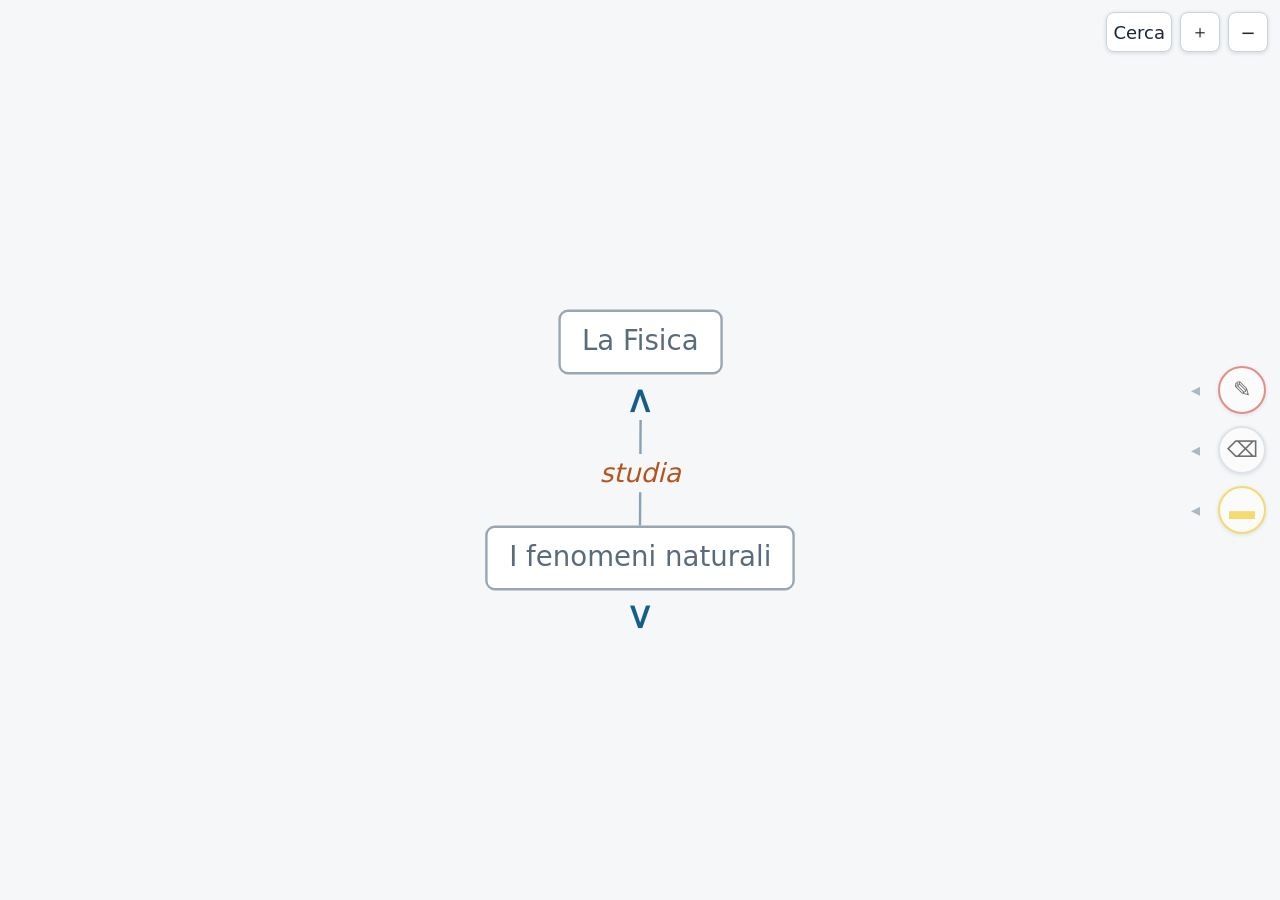
<file: index.html>
<!DOCTYPE html>
<html lang="it">
<head>
<meta charset="utf-8">
<meta name="viewport" content="width=device-width, initial-scale=1">
<title>Mappa concettuale di Fisica — biennio</title>
<link rel="stylesheet" href="stile.css">
<link rel="stylesheet" href="script/katex/katex.min.css">
<script defer src="script/katex/katex.min.js"></script>
<script defer src="script/katex/contrib/auto-render.min.js"></script>
<script defer src="script/struttura.js"></script>
<script defer src="script/mappa.js"></script>
<script defer src="script/annotazioni.js"></script>
</head>
<body class="pagina-mappa">

<div id="vista">
  <div id="mondo">
    <svg id="linee" xmlns="http://www.w3.org/2000/svg" aria-hidden="true"></svg>
    <div id="legami" aria-hidden="true"></div>

    <main id="albero">
      <details class="nodo" id="n-1" data-numero="1">
        <summary>
          <span class="nodo-scatola"><span class="nodo-etichetta">La Fisica</span></span>
          <span class="nodo-toggle" role="button" aria-label="Mostra o nascondi i sotto-argomenti"></span>
        </summary>
        <div class="figli">

          <details class="nodo" id="n-1-1" data-numero="1.1" data-legame="studia">
            <summary>
              <span class="nodo-scatola"><span class="nodo-etichetta">I fenomeni naturali</span></span>
              <span class="nodo-toggle" role="button" aria-label="Mostra o nascondi i sotto-argomenti"></span>
            </summary>
            <div class="figli">

              <div class="nodo-foglia" id="n-1-1-1" data-numero="1.1.1" data-legame="usando">
                <span class="nodo-scatola"><span class="nodo-etichetta">Il metodo sperimentale</span></span>
              </div>

              <details class="nodo" id="n-1-1-2" data-numero="1.1.2" data-legame="facendo">
                <summary>
                  <span class="nodo-scatola" data-pronto><span class="nodo-etichetta">Misure</span></span>
                  <span class="nodo-toggle" role="button" aria-label="Mostra o nascondi i sotto-argomenti"></span>
                </summary>
                <div class="figli">

                  <details class="nodo" id="n-1-1-2-1" data-numero="1.1.2.1" data-legame="per renderla facilmente leggibile">
                    <summary>
                      <span class="nodo-scatola"><span class="nodo-etichetta">Notazione e rappresentazione</span></span>
                      <span class="nodo-toggle" role="button" aria-label="Mostra o nascondi i sotto-argomenti"></span>
                    </summary>
                    <div class="figli">

                      <details class="nodo" id="n-1-1-2-1-1" data-numero="1.1.2.1.1">
                        <summary>
                          <span class="nodo-scatola" data-pronto><span class="nodo-etichetta">Multipli e sottomultipli</span></span>
                          <span class="nodo-toggle" role="button" aria-label="Mostra o nascondi i sotto-argomenti"></span>
                        </summary>
                        <div class="figli">
                          <div class="nodo-foglia" id="n-1-1-2-1-1-1" data-numero="1.1.2.1.1.1">
                            <span class="nodo-scatola"><span class="nodo-etichetta">Equivalenze</span></span>
                          </div>
                        </div>
                      </details>

                      <div class="nodo-foglia" id="n-1-1-2-1-2" data-numero="1.1.2.1.2">
                        <span class="nodo-scatola"><span class="nodo-etichetta">Notazione scientifica</span></span>
                      </div>

                      <div class="nodo-foglia" id="n-1-1-2-1-3" data-numero="1.1.2.1.3">
                        <span class="nodo-scatola"><span class="nodo-etichetta">Ordine di grandezza</span></span>
                      </div>

                    </div>
                  </details>

                  <div class="nodo-foglia" id="n-1-1-2-2" data-numero="1.1.2.2" data-legame="i numeri che le compongono">
                    <span class="nodo-scatola"><span class="nodo-etichetta">Cifre significative</span></span>
                  </div>

                  <details class="nodo" id="n-1-1-2-3" data-numero="1.1.2.3" data-legame="possono essere">
                    <summary>
                      <span class="nodo-scatola"><span class="nodo-etichetta">Tipologia</span></span>
                      <span class="nodo-toggle" role="button" aria-label="Mostra o nascondi i sotto-argomenti"></span>
                    </summary>
                    <div class="figli">

                      <details class="nodo" id="n-1-1-2-3-1" data-numero="1.1.2.3.1">
                        <summary>
                          <span class="nodo-scatola"><span class="nodo-etichetta">Dirette</span></span>
                          <span class="nodo-toggle" role="button" aria-label="Mostra o nascondi i sotto-argomenti"></span>
                        </summary>
                        <div class="figli">

                          <details class="nodo" id="n-1-1-2-3-1-1" data-numero="1.1.2.3.1.1" data-legame="tramite">
                            <summary>
                              <span class="nodo-scatola"><span class="nodo-etichetta">Strumenti di misura</span></span>
                              <span class="nodo-toggle" role="button" aria-label="Mostra o nascondi i sotto-argomenti"></span>
                            </summary>
                            <div class="figli">
                              <div class="nodo-foglia" id="n-1-1-2-3-1-1-1" data-numero="1.1.2.3.1.1.1" data-legame="come li scelgo">
                                <span class="nodo-scatola"><span class="nodo-etichetta">Caratteristiche fondamentali</span></span>
                              </div>
                            </div>
                          </details>

                          <details class="nodo" id="n-1-1-2-3-1-2" data-numero="1.1.2.3.1.2" data-legame="si commettono">
                            <summary>
                              <span class="nodo-scatola"><span class="nodo-etichetta">Errori e incertezze</span></span>
                              <span class="nodo-toggle" role="button" aria-label="Mostra o nascondi i sotto-argomenti"></span>
                            </summary>
                            <div class="figli">
                              <div class="nodo-foglia" id="n-1-1-2-3-1-2-1" data-numero="1.1.2.3.1.2.1">
                                <span class="nodo-scatola"><span class="nodo-etichetta">Tipi di errore</span></span>
                              </div>
                              <div class="nodo-foglia" id="n-1-1-2-3-1-2-2" data-numero="1.1.2.3.1.2.2">
                                <span class="nodo-scatola" data-pronto><span class="nodo-etichetta">Come si determinano</span></span>
                              </div>
                            </div>
                          </details>

                        </div>
                      </details>

                      <details class="nodo" id="n-1-1-2-3-2" data-numero="1.1.2.3.2">
                        <summary>
                          <span class="nodo-scatola"><span class="nodo-etichetta">Indirette</span></span>
                          <span class="nodo-toggle" role="button" aria-label="Mostra o nascondi i sotto-argomenti"></span>
                        </summary>
                        <div class="figli">
                          <div class="nodo-foglia" id="n-1-1-2-3-2-1" data-numero="1.1.2.3.2.1">
                            <span class="nodo-scatola" data-pronto><span class="nodo-etichetta">Come si propagano le incertezze</span></span>
                          </div>
                        </div>
                      </details>

                    </div>
                  </details>

                  <details class="nodo" id="n-1-1-2-4" data-numero="1.1.2.4" data-legame="possono evidenziare">
                    <summary>
                      <span class="nodo-scatola"><span class="nodo-etichetta">Relazioni di proporzionalità</span></span>
                      <span class="nodo-toggle" role="button" aria-label="Mostra o nascondi i sotto-argomenti"></span>
                    </summary>
                    <div class="figli">
                      <div class="nodo-foglia" id="n-1-1-2-4-1" data-numero="1.1.2.4.1">
                        <span class="nodo-scatola" data-pronto><span class="nodo-etichetta">Diretta</span></span>
                      </div>
                      <div class="nodo-foglia" id="n-1-1-2-4-2" data-numero="1.1.2.4.2">
                        <span class="nodo-scatola"><span class="nodo-etichetta">Inversa</span></span>
                      </div>
                      <div class="nodo-foglia" id="n-1-1-2-4-3" data-numero="1.1.2.4.3">
                        <span class="nodo-scatola"><span class="nodo-etichetta">Quadratica diretta</span></span>
                      </div>
                    </div>
                  </details>

                  <details class="nodo" id="n-1-1-2-5" data-numero="1.1.2.5" data-legame="di">
                    <summary>
                      <span class="nodo-scatola"><span class="nodo-etichetta">Grandezze fisiche</span></span>
                      <span class="nodo-toggle" role="button" aria-label="Mostra o nascondi i sotto-argomenti"></span>
                    </summary>
                    <div class="figli">

                      <details class="nodo" id="n-1-1-2-5-1" data-numero="1.1.2.5.1">
                        <summary>
                          <span class="nodo-scatola"><span class="nodo-etichetta">Origine/definizione</span></span>
                          <span class="nodo-toggle" role="button" aria-label="Mostra o nascondi i sotto-argomenti"></span>
                        </summary>
                        <div class="figli">
                          <div class="nodo-foglia" id="n-1-1-2-5-1-1" data-numero="1.1.2.5.1.1">
                            <span class="nodo-scatola"><span class="nodo-etichetta">Fondamentali</span></span>
                          </div>
                          <div class="nodo-foglia" id="n-1-1-2-5-1-2" data-numero="1.1.2.5.1.2">
                            <span class="nodo-scatola"><span class="nodo-etichetta">Derivate</span></span>
                          </div>
                        </div>
                      </details>

                      <details class="nodo" id="n-1-1-2-5-2" data-numero="1.1.2.5.2">
                        <summary>
                          <span class="nodo-scatola"><span class="nodo-etichetta">Natura matematica</span></span>
                          <span class="nodo-toggle" role="button" aria-label="Mostra o nascondi i sotto-argomenti"></span>
                        </summary>
                        <div class="figli">

                          <div class="nodo-foglia" id="n-1-1-2-5-2-1" data-numero="1.1.2.5.2.1">
                            <span class="nodo-scatola"><span class="nodo-etichetta">Scalari</span></span>
                          </div>

                          <details class="nodo" id="n-1-1-2-5-2-2" data-numero="1.1.2.5.2.2">
                            <summary>
                              <span class="nodo-scatola"><span class="nodo-etichetta">Vettoriali</span></span>
                              <span class="nodo-toggle" role="button" aria-label="Mostra o nascondi i sotto-argomenti"></span>
                            </summary>
                            <div class="figli">

                              <div class="nodo-foglia" id="n-1-1-2-5-2-2-1" data-numero="1.1.2.5.2.2.1">
                                <span class="nodo-scatola"><span class="nodo-etichetta">Definizione</span></span>
                              </div>

                              <details class="nodo" id="n-1-1-2-5-2-2-2" data-numero="1.1.2.5.2.2.2">
                                <summary>
                                  <span class="nodo-scatola"><span class="nodo-etichetta">Operazioni</span></span>
                                  <span class="nodo-toggle" role="button" aria-label="Mostra o nascondi i sotto-argomenti"></span>
                                </summary>
                                <div class="figli">

                                  <details class="nodo" id="n-1-1-2-5-2-2-2-1" data-numero="1.1.2.5.2.2.2.1">
                                    <summary>
                                      <span class="nodo-scatola"><span class="nodo-etichetta">Somma</span></span>
                                      <span class="nodo-toggle" role="button" aria-label="Mostra o nascondi i sotto-argomenti"></span>
                                    </summary>
                                    <div class="figli">

                                      <div class="nodo-foglia" id="n-1-1-2-5-2-2-2-1-1" data-numero="1.1.2.5.2.2.2.1.1">
                                        <span class="nodo-scatola"><span class="nodo-etichetta">Matematicamente</span></span>
                                      </div>

                                      <details class="nodo" id="n-1-1-2-5-2-2-2-1-2" data-numero="1.1.2.5.2.2.2.1.2">
                                        <summary>
                                          <span class="nodo-scatola"><span class="nodo-etichetta">Graficamente</span></span>
                                          <span class="nodo-toggle" role="button" aria-label="Mostra o nascondi i sotto-argomenti"></span>
                                        </summary>
                                        <div class="figli">
                                          <div class="nodo-foglia" id="n-1-1-2-5-2-2-2-1-2-1" data-numero="1.1.2.5.2.2.2.1.2.1">
                                            <span class="nodo-scatola"><span class="nodo-etichetta">Metodo punta-coda</span></span>
                                          </div>
                                          <div class="nodo-foglia" id="n-1-1-2-5-2-2-2-1-2-2" data-numero="1.1.2.5.2.2.2.1.2.2">
                                            <span class="nodo-scatola" data-pronto><span class="nodo-etichetta">Metodo del parallelogramma</span></span>
                                          </div>
                                        </div>
                                      </details>

                                    </div>
                                  </details>

                                  <details class="nodo" id="n-1-1-2-5-2-2-2-2" data-numero="1.1.2.5.2.2.2.2">
                                    <summary>
                                      <span class="nodo-scatola"><span class="nodo-etichetta">Moltiplicazione</span></span>
                                      <span class="nodo-toggle" role="button" aria-label="Mostra o nascondi i sotto-argomenti"></span>
                                    </summary>
                                    <div class="figli">
                                      <div class="nodo-foglia" id="n-1-1-2-5-2-2-2-2-1" data-numero="1.1.2.5.2.2.2.2.1">
                                        <span class="nodo-scatola"><span class="nodo-etichetta">Per uno scalare</span></span>
                                      </div>
                                      <div class="nodo-foglia" id="n-1-1-2-5-2-2-2-2-2" data-numero="1.1.2.5.2.2.2.2.2">
                                        <span class="nodo-scatola"><span class="nodo-etichetta">Prodotto scalare</span></span>
                                      </div>
                                      <div class="nodo-foglia" id="n-1-1-2-5-2-2-2-2-3" data-numero="1.1.2.5.2.2.2.2.3">
                                        <span class="nodo-scatola"><span class="nodo-etichetta">Prodotto vettoriale</span></span>
                                      </div>
                                    </div>
                                  </details>

                                </div>
                              </details>

                              <details class="nodo" id="n-1-1-2-5-2-2-3" data-numero="1.1.2.5.2.2.3" data-legame="esempio">
                                <summary>
                                  <span class="nodo-scatola"><span class="nodo-etichetta">Le forze</span></span>
                                  <span class="nodo-toggle" role="button" aria-label="Mostra o nascondi i sotto-argomenti"></span>
                                </summary>
                                <div class="figli">
                                  <div class="nodo-foglia" id="n-1-1-2-5-2-2-3-1" data-numero="1.1.2.5.2.2.3.1">
                                    <span class="nodo-scatola"><span class="nodo-etichetta">Peso</span></span>
                                  </div>
                                  <div class="nodo-foglia" id="n-1-1-2-5-2-2-3-2" data-numero="1.1.2.5.2.2.3.2">
                                    <span class="nodo-scatola"><span class="nodo-etichetta">Elastica</span></span>
                                  </div>
                                  <div class="nodo-foglia" id="n-1-1-2-5-2-2-3-3" data-numero="1.1.2.5.2.2.3.3">
                                    <span class="nodo-scatola"><span class="nodo-etichetta">Attrito</span></span>
                                  </div>
                                </div>
                              </details>

                            </div>
                          </details>

                        </div>
                      </details>

                      <details class="nodo" id="n-1-1-2-5-3" data-numero="1.1.2.5.3">
                        <summary>
                          <span class="nodo-scatola"><span class="nodo-etichetta">Confrontabilità</span></span>
                          <span class="nodo-toggle" role="button" aria-label="Mostra o nascondi i sotto-argomenti"></span>
                        </summary>
                        <div class="figli">
                          <div class="nodo-foglia" id="n-1-1-2-5-3-1" data-numero="1.1.2.5.3.1">
                            <span class="nodo-scatola"><span class="nodo-etichetta">Omogenee</span></span>
                          </div>
                          <div class="nodo-foglia" id="n-1-1-2-5-3-2" data-numero="1.1.2.5.3.2">
                            <span class="nodo-scatola"><span class="nodo-etichetta">Non omogenee</span></span>
                          </div>
                        </div>
                      </details>

                    </div>
                  </details>

                </div>
              </details>

            </div>
          </details>

        </div>
      </details>
    </main>
  </div>
</div>

<nav id="comandi" aria-label="Comandi della mappa">
  <button id="btn-ricerca" type="button" aria-label="Apri la ricerca">Cerca</button>
  <button id="btn-zoom-piu" type="button" aria-label="Ingrandisci">＋</button>
  <button id="btn-zoom-meno" type="button" aria-label="Rimpicciolisci">−</button>
</nav>

<div id="ricerca" hidden>
  <div id="ricerca-barra">
    <input id="ricerca-campo" type="text" autocomplete="off"
           placeholder="Cerca un nodo…" aria-label="Testo da cercare">
    <span id="ricerca-contatore"></span>
    <button id="ricerca-chiudi" type="button" aria-label="Chiudi la ricerca">✕</button>
  </div>
</div>

<div id="avviso" hidden></div>

</body>
</html>
</file>
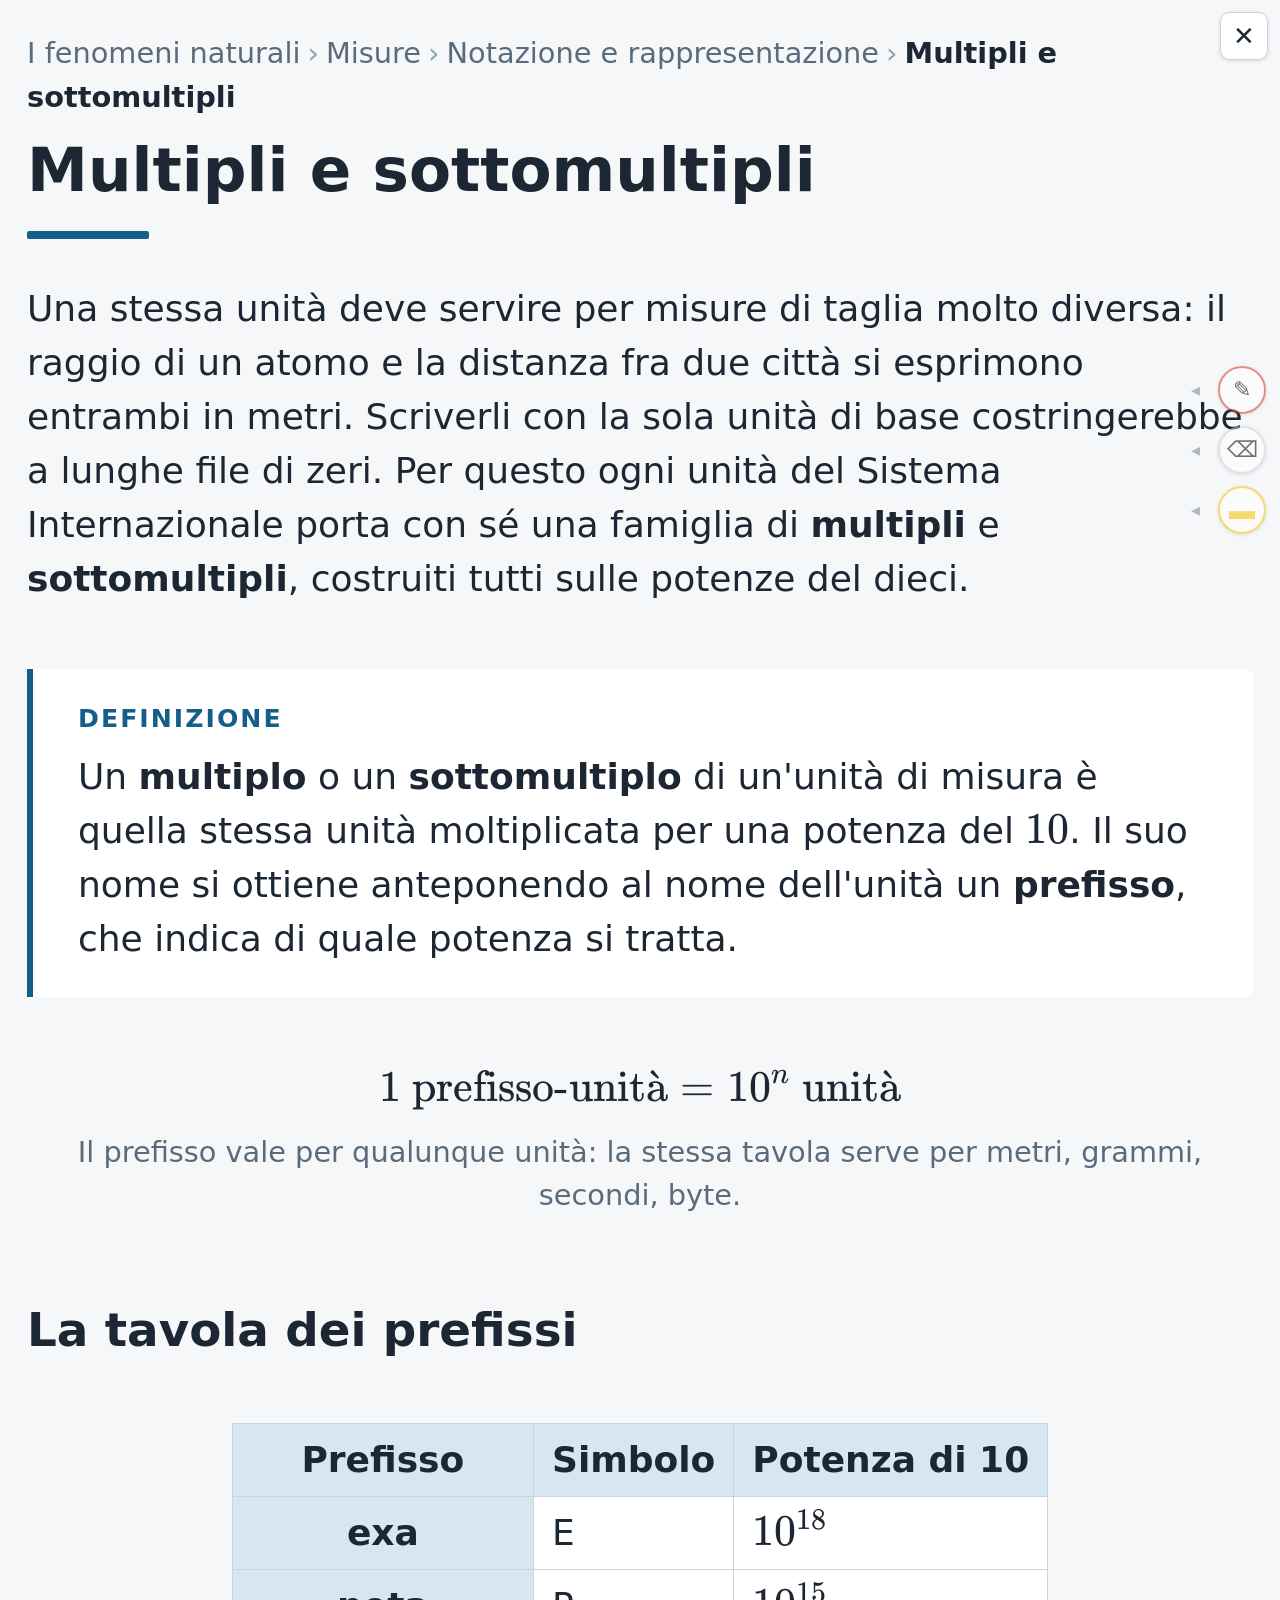
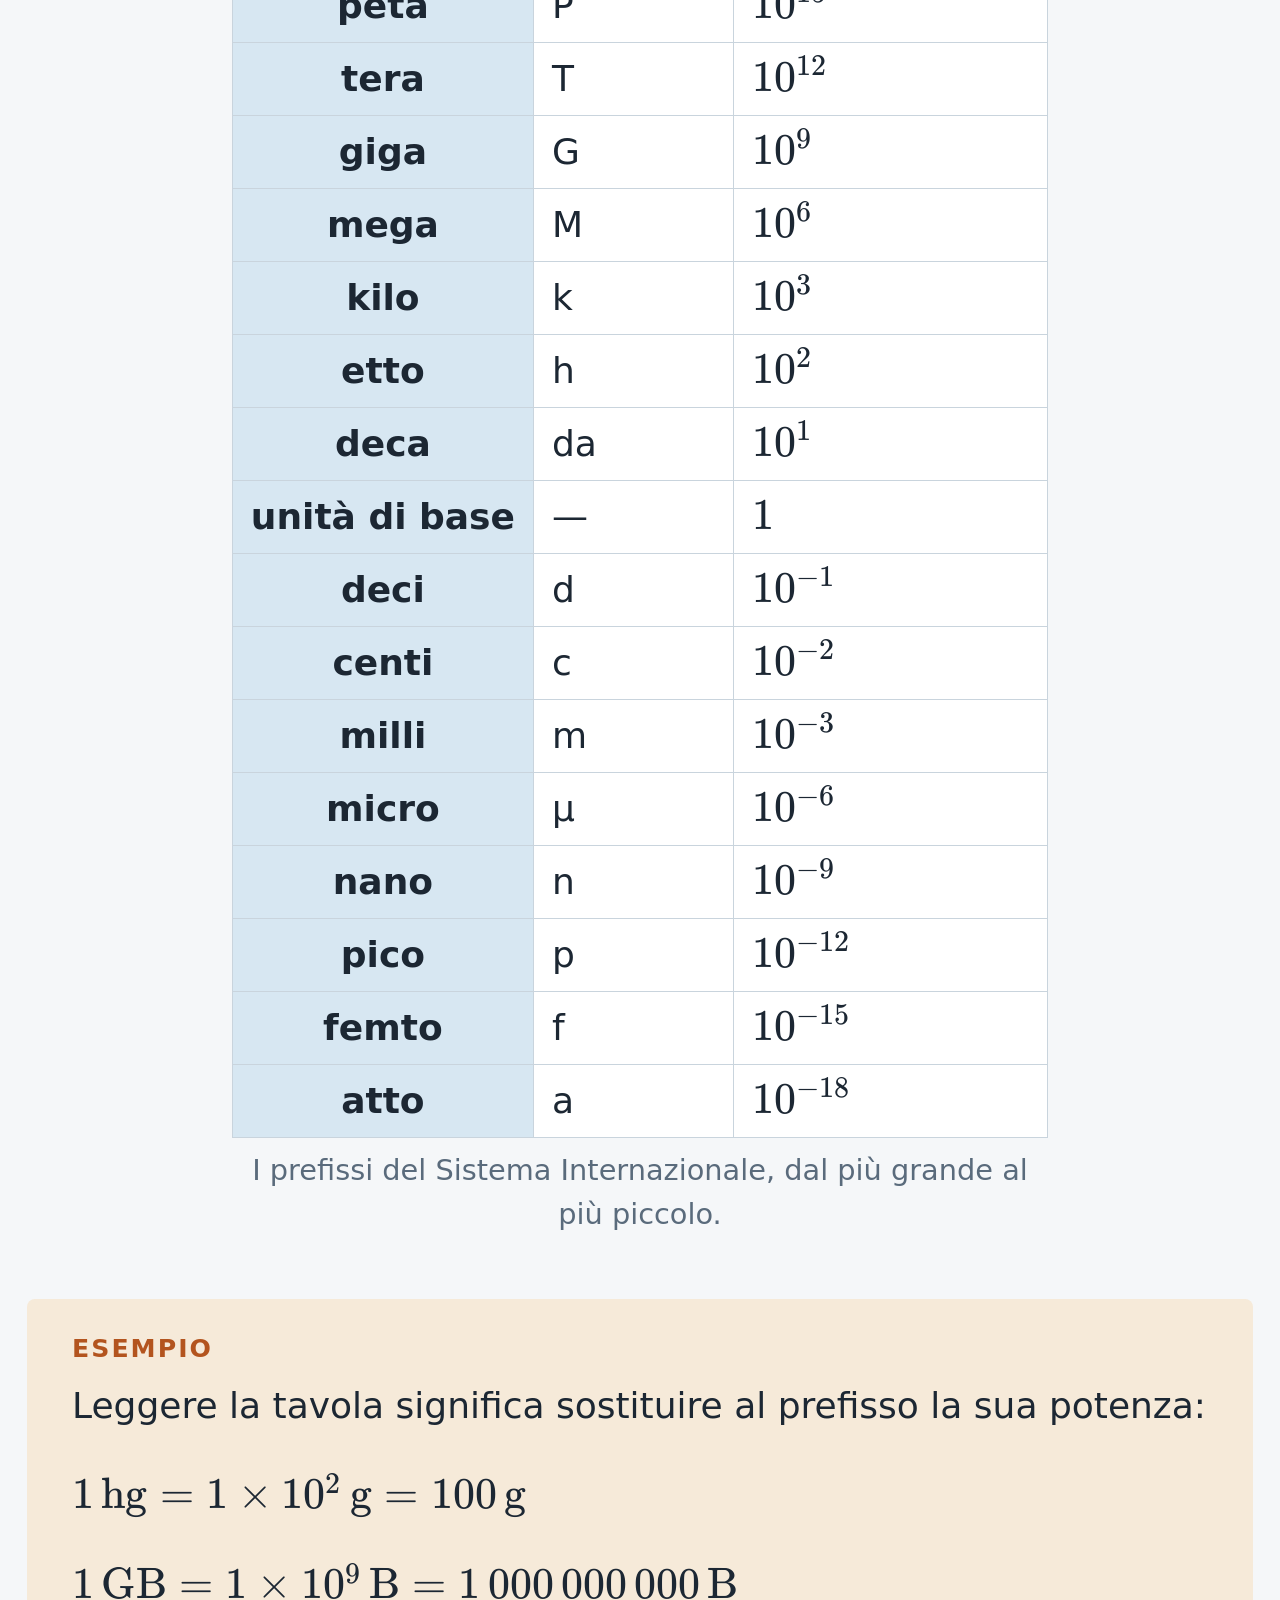
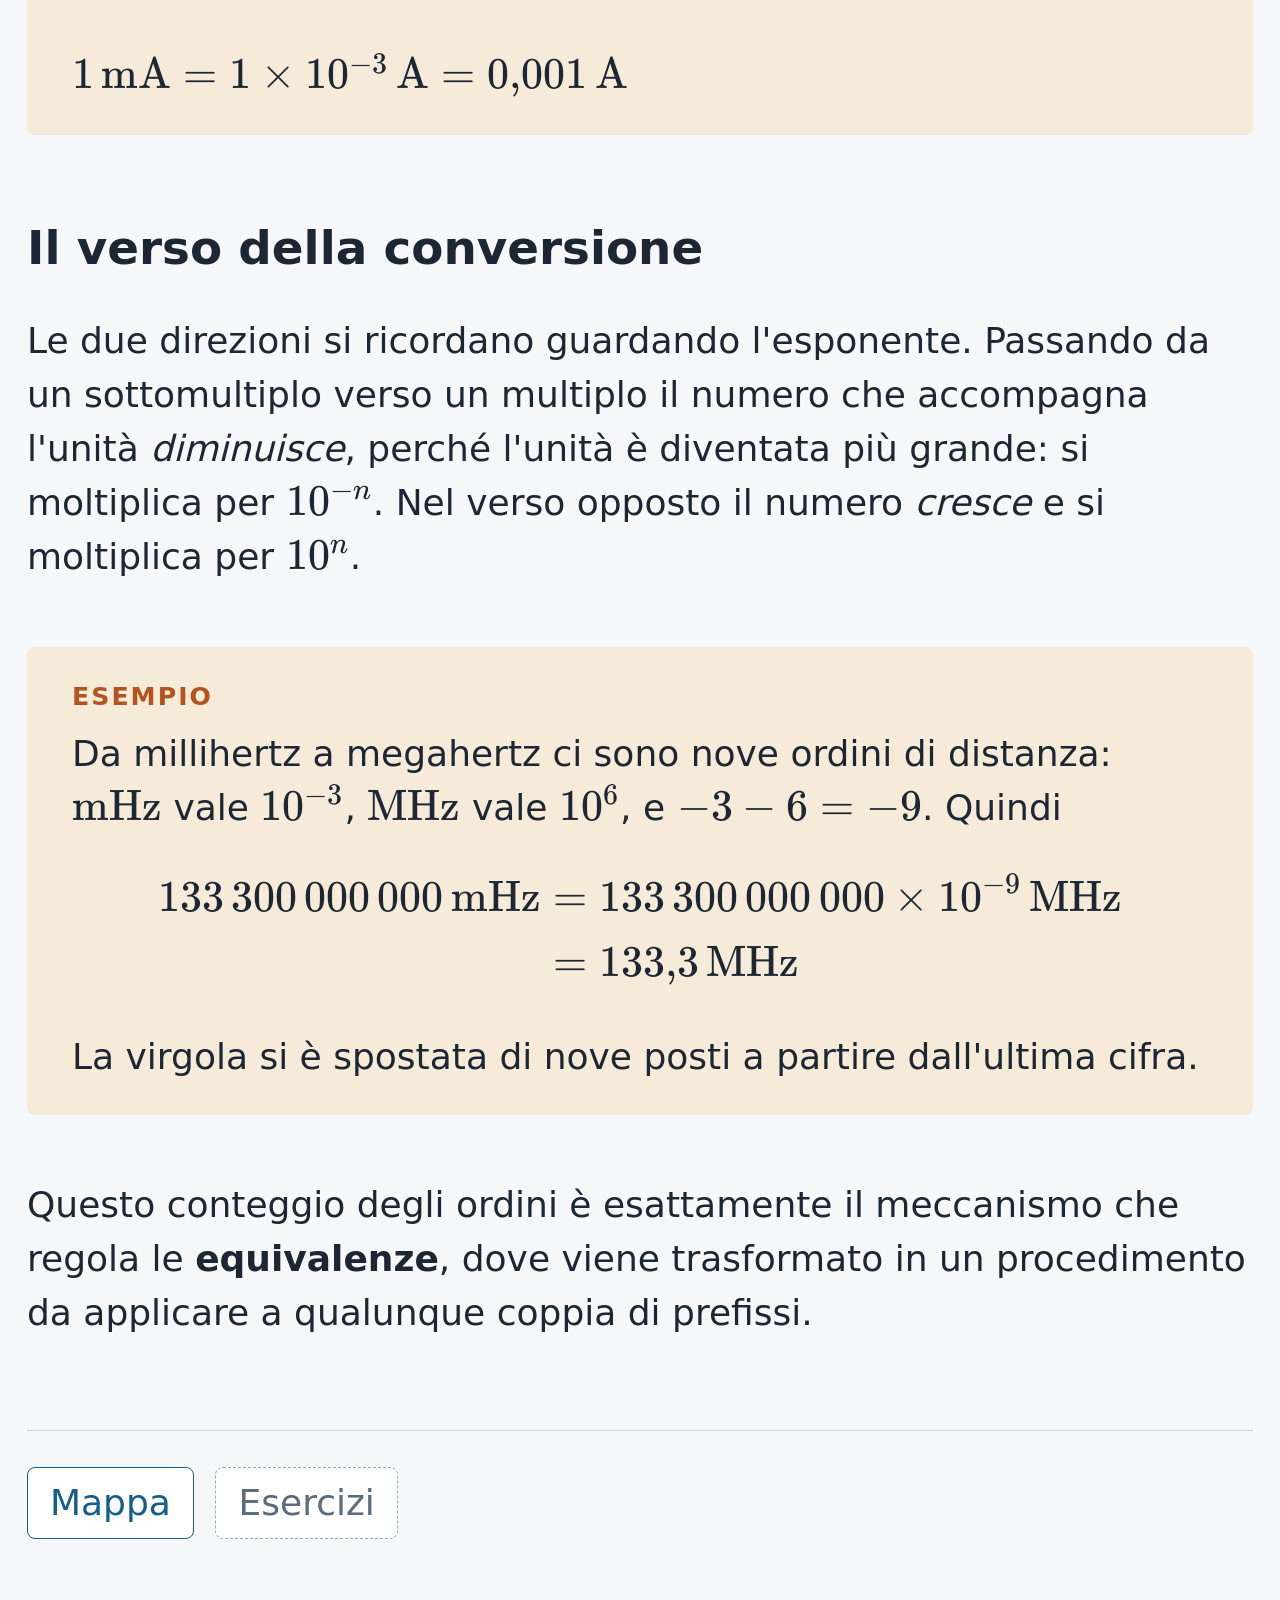
<file: voci/1-1-2-1-1-multipli-e-sottomultipli.html>
<!DOCTYPE html>
<html lang="it">
<head>
<meta charset="utf-8">
<meta name="viewport" content="width=device-width, initial-scale=1">
<title>Multipli e sottomultipli — Mappa di Fisica</title>
<link rel="stylesheet" href="../stile.css">
<link rel="stylesheet" href="../script/katex/katex.min.css">
<script defer src="../script/katex/katex.min.js"></script>
<script defer src="../script/katex/contrib/auto-render.min.js"></script>
<script defer src="../script/struttura.js"></script>
<script defer src="../script/slide.js"></script>
<script defer src="../script/annotazioni.js"></script>
</head>
<body class="pagina-voce">

<button class="chiudi-x" type="button" aria-label="Chiudi e torna alla mappa">✕</button>

<main class="slide">
  <header class="slide-testata">
    <nav class="breadcrumb" aria-label="Percorso nella mappa"></nav>
    <h1 class="slide-titolo">Multipli e sottomultipli</h1>
  </header>

  <div class="slide-corpo">

    <p>Una stessa unità deve servire per misure di taglia molto diversa: il
    raggio di un atomo e la distanza fra due città si esprimono entrambi in
    metri. Scriverli con la sola unità di base costringerebbe a lunghe file di
    zeri. Per questo ogni unità del Sistema Internazionale porta con sé una
    famiglia di <strong>multipli</strong> e <strong>sottomultipli</strong>,
    costruiti tutti sulle potenze del dieci.</p>

    <div class="definizione">
      <p>Un <strong>multiplo</strong> o un <strong>sottomultiplo</strong> di
      un'unità di misura è quella stessa unità moltiplicata per una potenza
      del <span class="matematica">\( 10 \)</span>. Il suo nome si ottiene
      anteponendo al nome dell'unità un <strong>prefisso</strong>, che indica
      di quale potenza si tratta.</p>
    </div>

    <div class="formula">
      \[ 1\ \text{prefisso-unità} = 10^{n}\ \text{unità} \]
      <p class="formula-nota">Il prefisso vale per qualunque unità: la stessa
      tavola serve per metri, grammi, secondi, byte.</p>
    </div>

    <h2>La tavola dei prefissi</h2>

    <div class="tabella">
      <table>
        <caption>I prefissi del Sistema Internazionale, dal più grande al più
        piccolo.</caption>
        <thead>
          <tr><th>Prefisso</th><th>Simbolo</th><th>Potenza di 10</th></tr>
        </thead>
        <tbody>
          <tr><th>exa</th><td>E</td><td>\( 10^{18} \)</td></tr>
          <tr><th>peta</th><td>P</td><td>\( 10^{15} \)</td></tr>
          <tr><th>tera</th><td>T</td><td>\( 10^{12} \)</td></tr>
          <tr><th>giga</th><td>G</td><td>\( 10^{9} \)</td></tr>
          <tr><th>mega</th><td>M</td><td>\( 10^{6} \)</td></tr>
          <tr><th>kilo</th><td>k</td><td>\( 10^{3} \)</td></tr>
          <tr><th>etto</th><td>h</td><td>\( 10^{2} \)</td></tr>
          <tr><th>deca</th><td>da</td><td>\( 10^{1} \)</td></tr>
          <tr><th>unità di base</th><td>—</td><td>\( 1 \)</td></tr>
          <tr><th>deci</th><td>d</td><td>\( 10^{-1} \)</td></tr>
          <tr><th>centi</th><td>c</td><td>\( 10^{-2} \)</td></tr>
          <tr><th>milli</th><td>m</td><td>\( 10^{-3} \)</td></tr>
          <tr><th>micro</th><td>µ</td><td>\( 10^{-6} \)</td></tr>
          <tr><th>nano</th><td>n</td><td>\( 10^{-9} \)</td></tr>
          <tr><th>pico</th><td>p</td><td>\( 10^{-12} \)</td></tr>
          <tr><th>femto</th><td>f</td><td>\( 10^{-15} \)</td></tr>
          <tr><th>atto</th><td>a</td><td>\( 10^{-18} \)</td></tr>
        </tbody>
      </table>
    </div>

    <div class="esempio">
      <p>Leggere la tavola significa sostituire al prefisso la sua potenza:</p>
      <p><span class="matematica">\( 1\,\mathrm{hg} = 1 \times 10^{2}\,\mathrm{g} = 100\,\mathrm{g} \)</span></p>
      <p><span class="matematica">\( 1\,\mathrm{GB} = 1 \times 10^{9}\,\mathrm{B} = 1\,000\,000\,000\,\mathrm{B} \)</span></p>
      <p><span class="matematica">\( 1\,\mathrm{mA} = 1 \times 10^{-3}\,\mathrm{A} = 0{,}001\,\mathrm{A} \)</span></p>
    </div>

    <h2>Il verso della conversione</h2>

    <p>Le due direzioni si ricordano guardando l'esponente. Passando da un
    sottomultiplo verso un multiplo il numero che accompagna l'unità
    <em>diminuisce</em>, perché l'unità è diventata più grande: si moltiplica
    per <span class="matematica">\( 10^{-n} \)</span>. Nel verso opposto il
    numero <em>cresce</em> e si moltiplica per
    <span class="matematica">\( 10^{n} \)</span>.</p>

    <div class="esempio">
      <p>Da millihertz a megahertz ci sono nove ordini di distanza:
      <span class="matematica">\( \mathrm{mHz} \)</span> vale
      <span class="matematica">\( 10^{-3} \)</span>,
      <span class="matematica">\( \mathrm{MHz} \)</span> vale
      <span class="matematica">\( 10^{6} \)</span>, e
      <span class="matematica">\( -3 - 6 = -9 \)</span>. Quindi</p>
      \[ \begin{aligned}
         133\,300\,000\,000\,\mathrm{mHz}
           &= 133\,300\,000\,000 \times 10^{-9}\,\mathrm{MHz} \\
           &= 133{,}3\,\mathrm{MHz}
         \end{aligned} \]
      <p>La virgola si è spostata di nove posti a partire dall'ultima cifra.</p>
    </div>

    <p>Questo conteggio degli ordini è esattamente il meccanismo che regola le
    <strong>equivalenze</strong>, dove viene trasformato in un procedimento da
    applicare a qualunque coppia di prefissi.</p>

  </div>

  <nav class="collegamenti" aria-label="Collegamenti">
    <a class="collegamento-mappa" href="../index.html">Mappa</a>
    <a class="collegamento-esercizi non-pronto" href="#">Esercizi</a>
  </nav>
</main>

<div id="avviso" hidden></div>

</body>
</html>
</file>
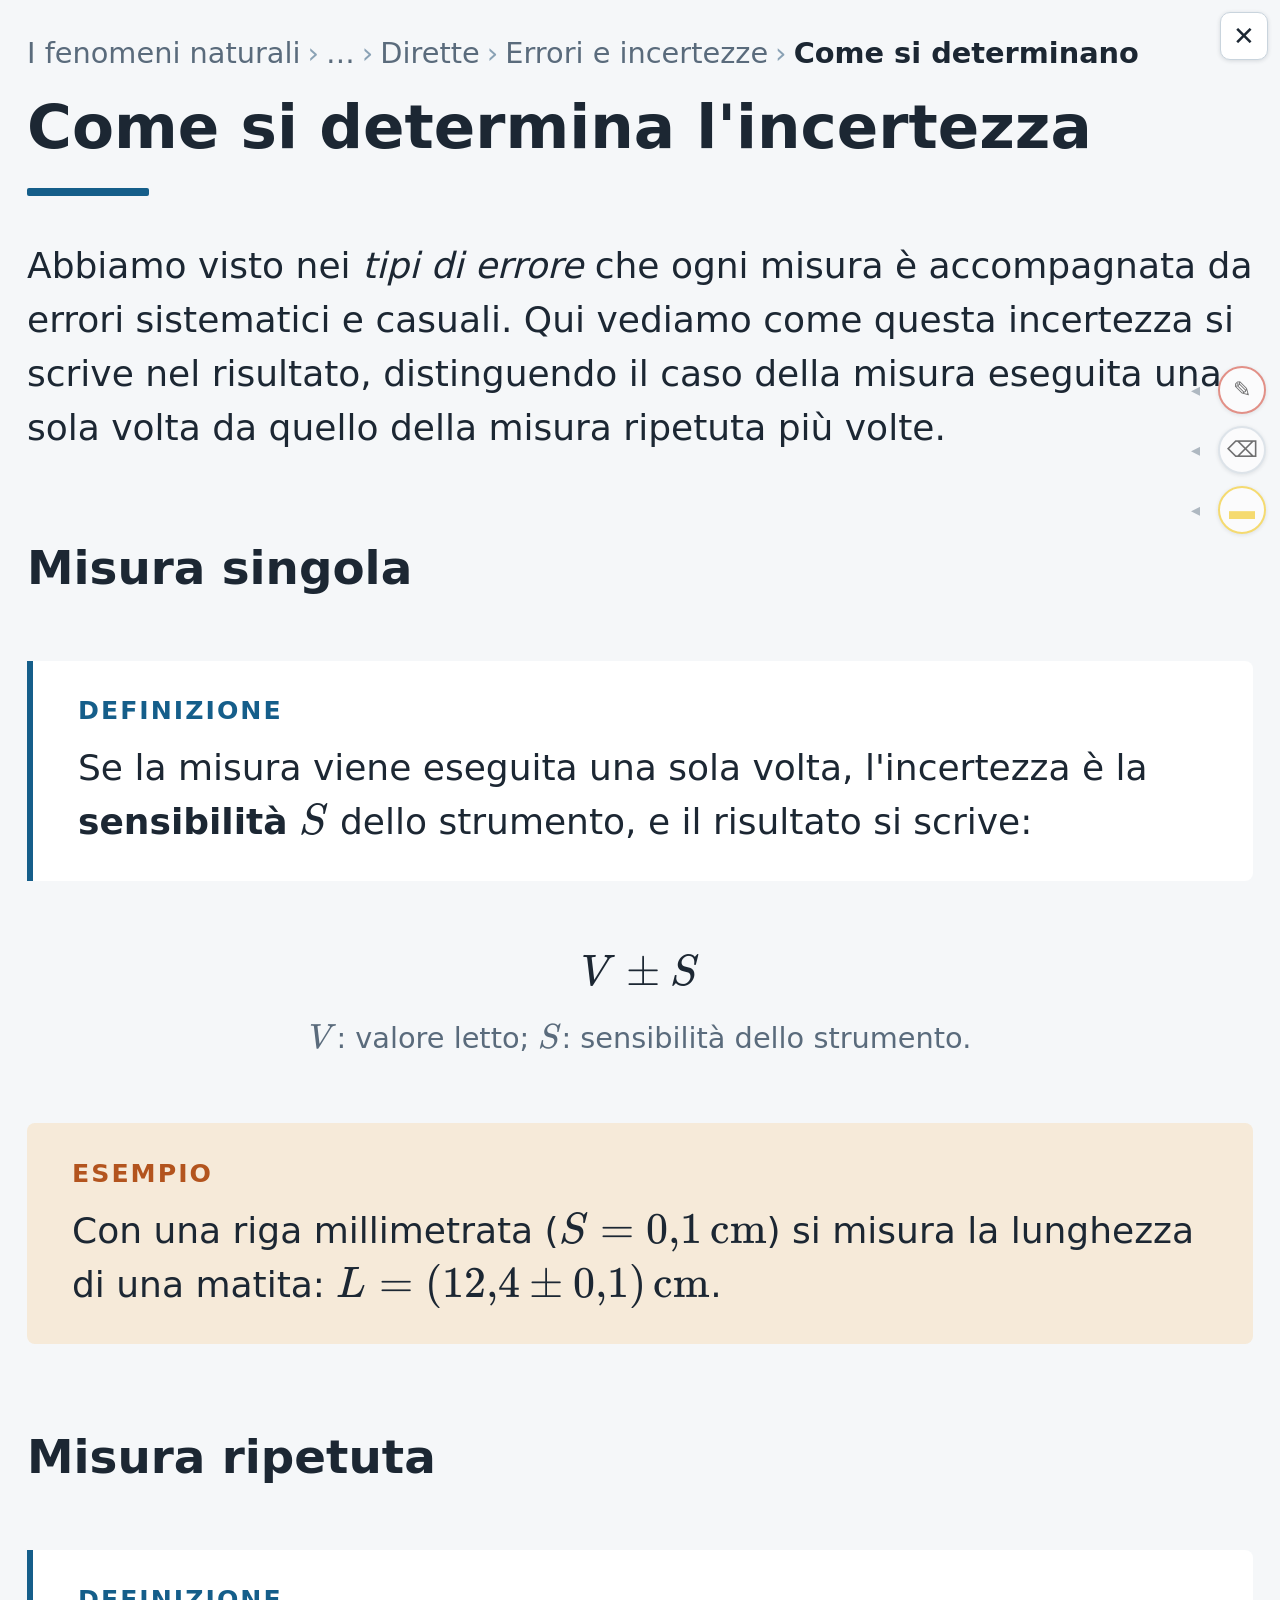
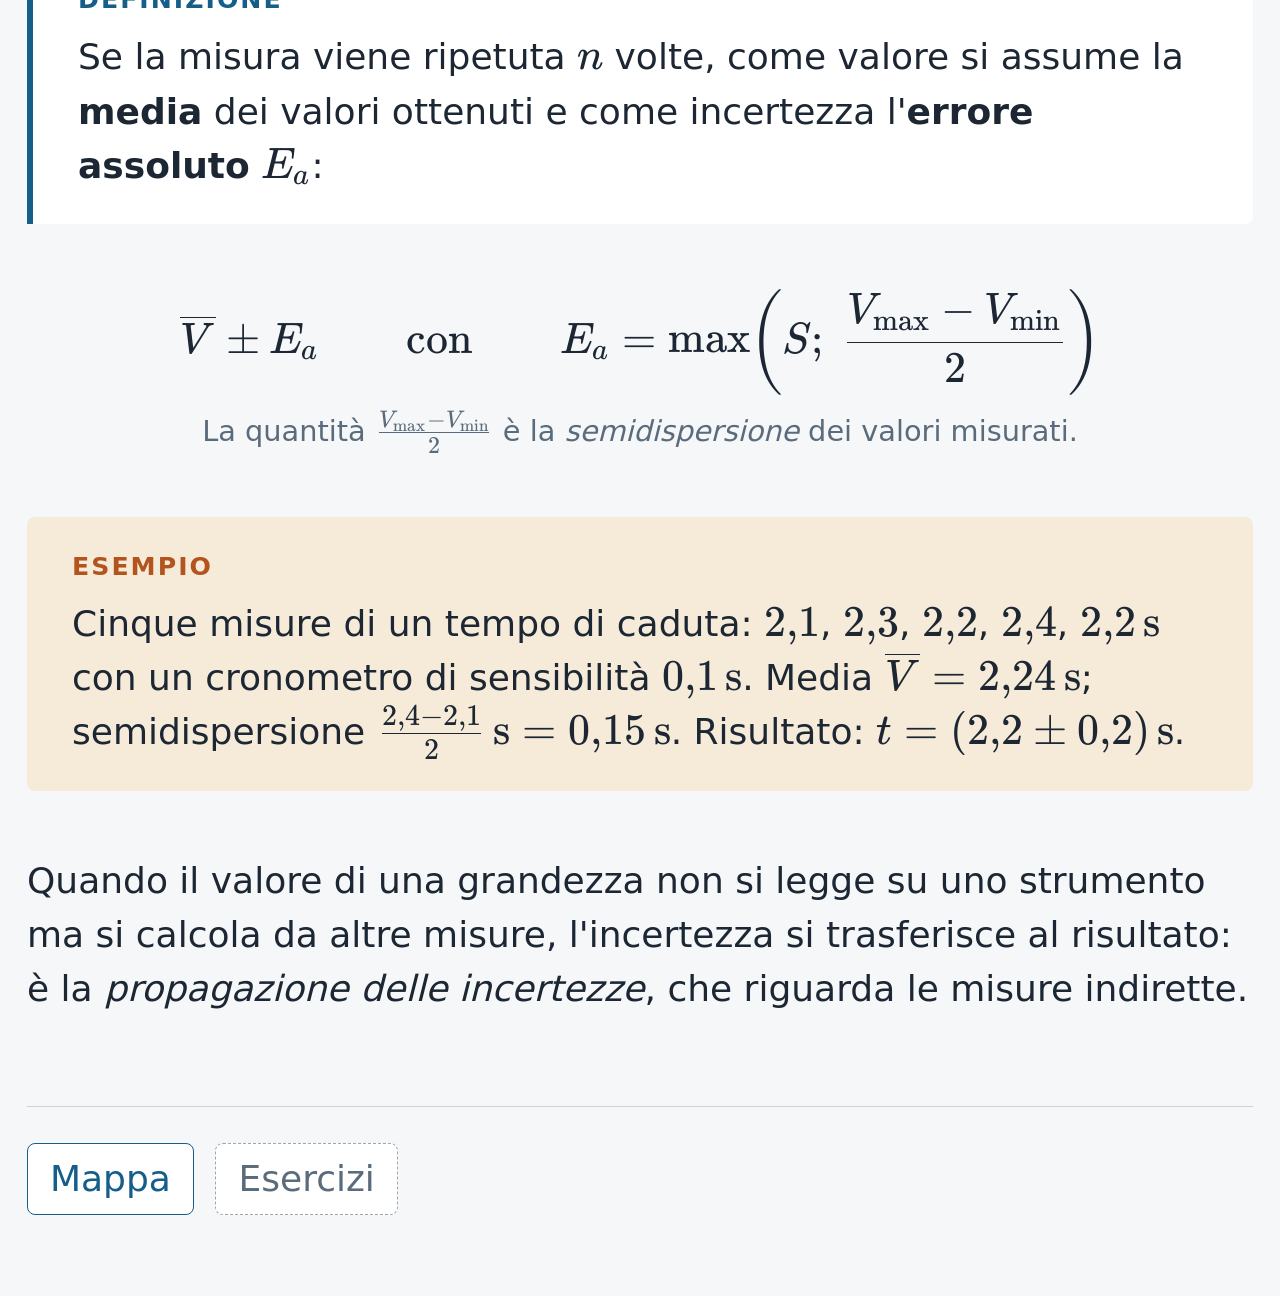
<file: voci/1-1-2-3-1-2-2-come-si-determinano.html>
<!DOCTYPE html>
<html lang="it">
<head>
<meta charset="utf-8">
<meta name="viewport" content="width=device-width, initial-scale=1">
<!-- V17 — voce di prova della Fase 0b: contenuti PROVVISORI (P-7, § 6).
     Valida la struttura semantica e le formule "difficili" del § 5.6
     (V ± S e V̄ ± Ea). Il testo definitivo si scrive in Fase 1 (Cowork). -->
<title>Come si determina l'incertezza — Mappa di Fisica</title>
<link rel="stylesheet" href="../stile.css">
<link rel="stylesheet" href="../script/katex/katex.min.css">
<script defer src="../script/katex/katex.min.js"></script>
<script defer src="../script/katex/contrib/auto-render.min.js"></script>
<script defer src="../script/struttura.js"></script>
<script defer src="../script/slide.js"></script>
<script defer src="../script/annotazioni.js"></script>
</head>
<body class="pagina-voce">

<button class="chiudi-x" type="button" aria-label="Chiudi e torna alla mappa">✕</button>

<main class="slide">
  <header class="slide-testata">
    <nav class="breadcrumb" aria-label="Percorso nella mappa"></nav>
    <h1 class="slide-titolo">Come si determina l'incertezza</h1>
  </header>

  <div class="slide-corpo">

    <p>Abbiamo visto nei <em>tipi di errore</em> che ogni misura è accompagnata
    da errori sistematici e casuali. Qui vediamo come questa incertezza si
    scrive nel risultato, distinguendo il caso della misura eseguita una sola
    volta da quello della misura ripetuta più volte.</p>

    <h2>Misura singola</h2>

    <div class="definizione">
      <p>Se la misura viene eseguita una sola volta, l'incertezza è la
      <strong>sensibilità</strong> <span class="matematica">\( S \)</span>
      dello strumento, e il risultato si scrive:</p>
    </div>

    <div class="formula">
      \[ V \pm S \]
      <p class="formula-nota">\( V \): valore letto; \( S \): sensibilità dello strumento.</p>
    </div>

    <div class="esempio">
      <p>Con una riga millimetrata (<span class="matematica">\( S = 0{,}1\,\mathrm{cm} \)</span>)
      si misura la lunghezza di una matita:
      <span class="matematica">\( L = (12{,}4 \pm 0{,}1)\,\mathrm{cm} \)</span>.</p>
    </div>

    <h2>Misura ripetuta</h2>

    <div class="definizione">
      <p>Se la misura viene ripetuta <span class="matematica">\( n \)</span> volte,
      come valore si assume la <strong>media</strong> dei valori ottenuti e come
      incertezza l'<strong>errore assoluto</strong>
      <span class="matematica">\( E_a \)</span>:</p>
    </div>

    <div class="formula">
      \[ \overline{V} \pm E_a \qquad\text{con}\qquad
         E_a = \max\!\left(S;\ \frac{V_{\text{max}} - V_{\text{min}}}{2}\right) \]
      <p class="formula-nota">La quantità
      \( \frac{V_{\text{max}} - V_{\text{min}}}{2} \) è la
      <em>semidispersione</em> dei valori misurati.</p>
    </div>

    <div class="esempio">
      <p>Cinque misure di un tempo di caduta:
      <span class="matematica">\( 2{,}1 \)</span>,
      <span class="matematica">\( 2{,}3 \)</span>,
      <span class="matematica">\( 2{,}2 \)</span>,
      <span class="matematica">\( 2{,}4 \)</span>,
      <span class="matematica">\( 2{,}2\,\mathrm{s} \)</span> con un cronometro di
      sensibilità <span class="matematica">\( 0{,}1\,\mathrm{s} \)</span>.
      Media <span class="matematica">\( \overline{V} = 2{,}24\,\mathrm{s} \)</span>;
      semidispersione
      <span class="matematica">\( \frac{2{,}4 - 2{,}1}{2}\,\mathrm{s} = 0{,}15\,\mathrm{s} \)</span>.
      Risultato: <span class="matematica">\( t = (2{,}2 \pm 0{,}2)\,\mathrm{s} \)</span>.</p>
    </div>

    <p>Quando il valore di una grandezza non si legge su uno strumento ma si
    calcola da altre misure, l'incertezza si trasferisce al risultato: è la
    <em>propagazione delle incertezze</em>, che riguarda le misure indirette.</p>

  </div>

  <nav class="collegamenti" aria-label="Collegamenti">
    <a class="collegamento-mappa" href="../index.html">Mappa</a>
    <a class="collegamento-esercizi non-pronto" href="#">Esercizi</a>
  </nav>
</main>

<div id="avviso" hidden></div>

</body>
</html>
</file>
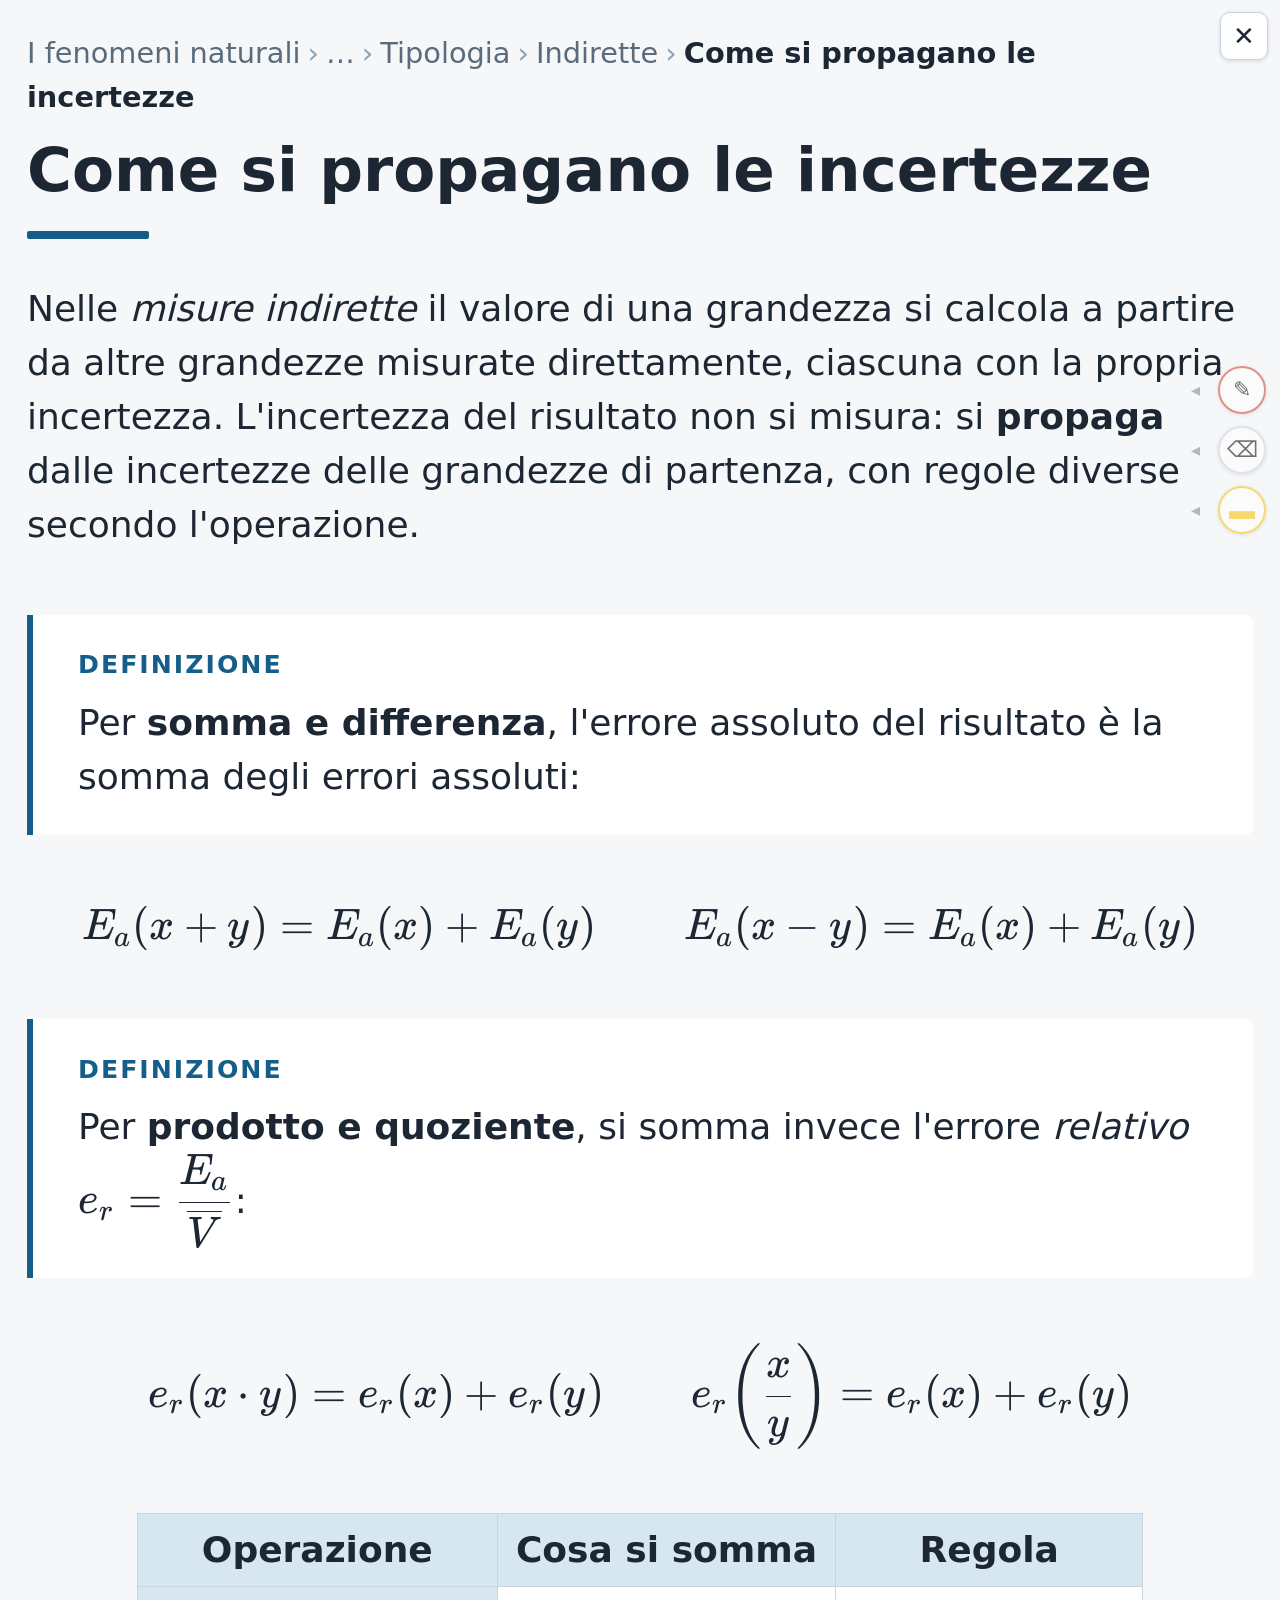
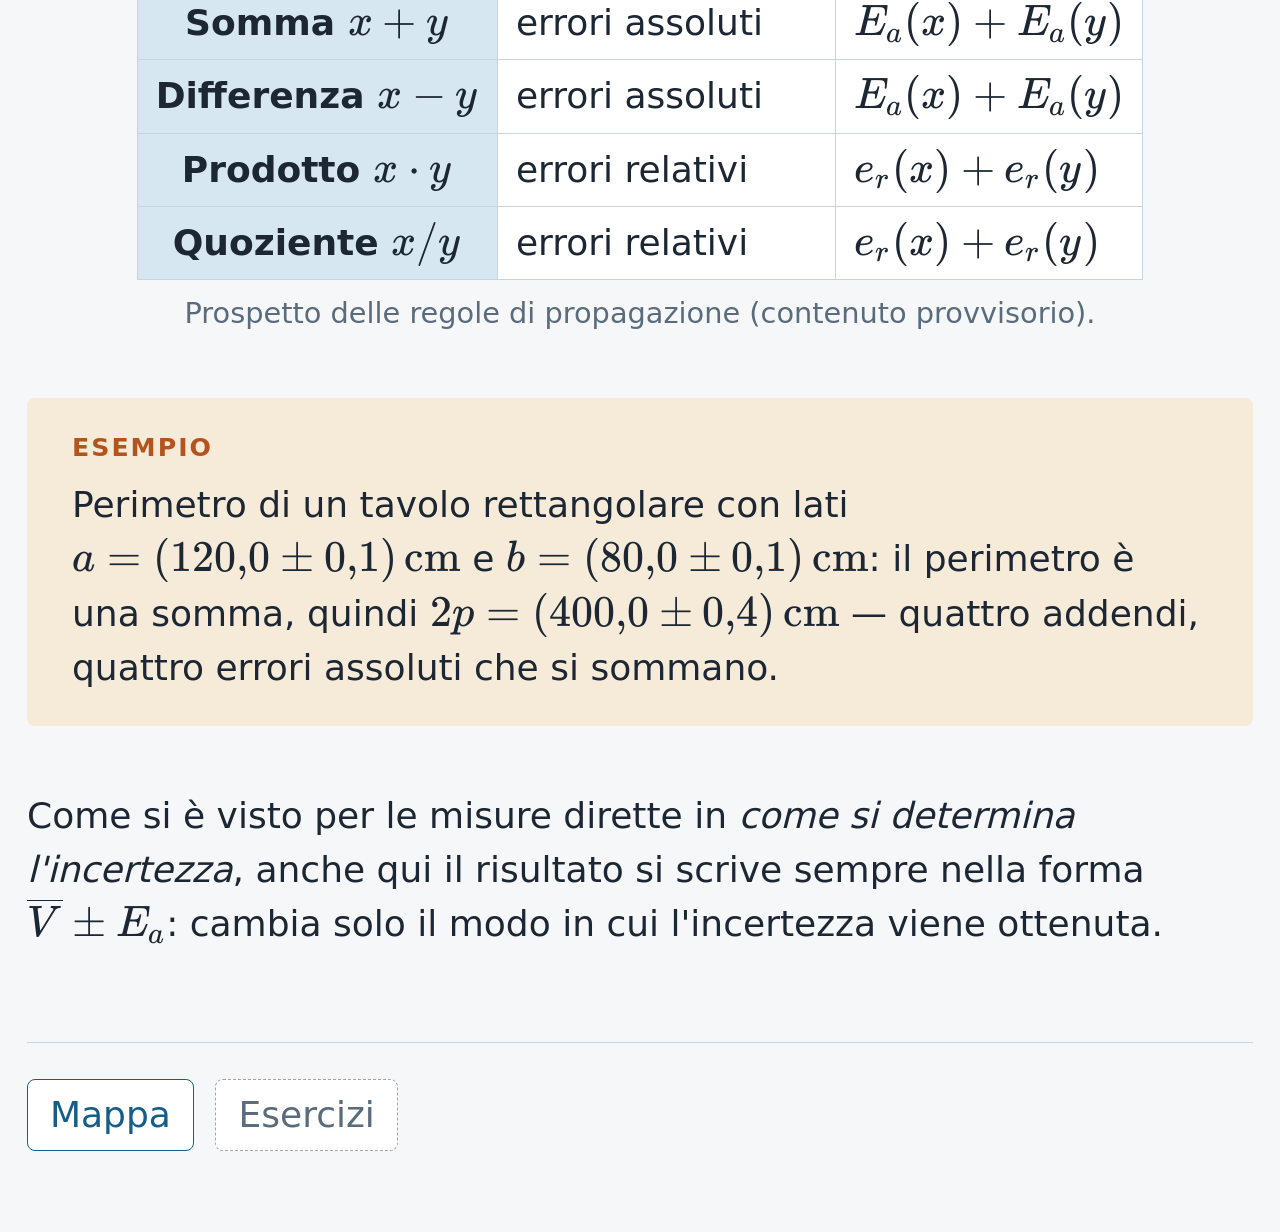
<file: voci/1-1-2-3-2-1-propagazione-incertezze.html>
<!DOCTYPE html>
<html lang="it">
<head>
<meta charset="utf-8">
<meta name="viewport" content="width=device-width, initial-scale=1">
<!-- V19 — voce di prova della Fase 0b: contenuti PROVVISORI (P-7, § 6).
     Valida le formule di propagazione (§ 5.6) e il blocco TABELLA (§ 5.7).
     Il testo definitivo si scrive in Fase 1 (Cowork). -->
<title>Come si propagano le incertezze — Mappa di Fisica</title>
<link rel="stylesheet" href="../stile.css">
<link rel="stylesheet" href="../script/katex/katex.min.css">
<script defer src="../script/katex/katex.min.js"></script>
<script defer src="../script/katex/contrib/auto-render.min.js"></script>
<script defer src="../script/struttura.js"></script>
<script defer src="../script/slide.js"></script>
<script defer src="../script/annotazioni.js"></script>
</head>
<body class="pagina-voce">

<button class="chiudi-x" type="button" aria-label="Chiudi e torna alla mappa">✕</button>

<main class="slide">
  <header class="slide-testata">
    <nav class="breadcrumb" aria-label="Percorso nella mappa"></nav>
    <h1 class="slide-titolo">Come si propagano le incertezze</h1>
  </header>

  <div class="slide-corpo">

    <p>Nelle <em>misure indirette</em> il valore di una grandezza si calcola a
    partire da altre grandezze misurate direttamente, ciascuna con la propria
    incertezza. L'incertezza del risultato non si misura: si <strong>propaga</strong>
    dalle incertezze delle grandezze di partenza, con regole diverse secondo
    l'operazione.</p>

    <div class="definizione">
      <p>Per <strong>somma e differenza</strong>, l'errore assoluto del
      risultato è la somma degli errori assoluti:</p>
    </div>

    <div class="formula">
      \[ E_a(x + y) = E_a(x) + E_a(y) \qquad
         E_a(x - y) = E_a(x) + E_a(y) \]
    </div>

    <div class="definizione">
      <p>Per <strong>prodotto e quoziente</strong>, si somma invece l'errore
      <em>relativo</em> <span class="matematica">\( e_r = \dfrac{E_a}{\overline{V}} \)</span>:</p>
    </div>

    <div class="formula">
      \[ e_r(x \cdot y) = e_r(x) + e_r(y) \qquad
         e_r\!\left(\frac{x}{y}\right) = e_r(x) + e_r(y) \]
    </div>

    <div class="tabella">
      <table>
        <caption>Prospetto delle regole di propagazione (contenuto provvisorio).</caption>
        <thead>
          <tr><th>Operazione</th><th>Cosa si somma</th><th>Regola</th></tr>
        </thead>
        <tbody>
          <tr><th>Somma \( x + y \)</th><td>errori assoluti</td>
              <td>\( E_a(x) + E_a(y) \)</td></tr>
          <tr><th>Differenza \( x - y \)</th><td>errori assoluti</td>
              <td>\( E_a(x) + E_a(y) \)</td></tr>
          <tr><th>Prodotto \( x \cdot y \)</th><td>errori relativi</td>
              <td>\( e_r(x) + e_r(y) \)</td></tr>
          <tr><th>Quoziente \( x / y \)</th><td>errori relativi</td>
              <td>\( e_r(x) + e_r(y) \)</td></tr>
        </tbody>
      </table>
    </div>

    <div class="esempio">
      <p>Perimetro di un tavolo rettangolare con lati
      <span class="matematica">\( a = (120{,}0 \pm 0{,}1)\,\mathrm{cm} \)</span> e
      <span class="matematica">\( b = (80{,}0 \pm 0{,}1)\,\mathrm{cm} \)</span>:
      il perimetro è una somma, quindi
      <span class="matematica">\( 2p = (400{,}0 \pm 0{,}4)\,\mathrm{cm} \)</span> —
      quattro addendi, quattro errori assoluti che si sommano.</p>
    </div>

    <p>Come si è visto per le misure dirette in <em>come si determina
    l'incertezza</em>, anche qui il risultato si scrive sempre nella forma
    <span class="matematica">\( \overline{V} \pm E_a \)</span>: cambia solo il
    modo in cui l'incertezza viene ottenuta.</p>

  </div>

  <nav class="collegamenti" aria-label="Collegamenti">
    <a class="collegamento-mappa" href="../index.html">Mappa</a>
    <a class="collegamento-esercizi non-pronto" href="#">Esercizi</a>
  </nav>
</main>

<div id="avviso" hidden></div>

</body>
</html>
</file>
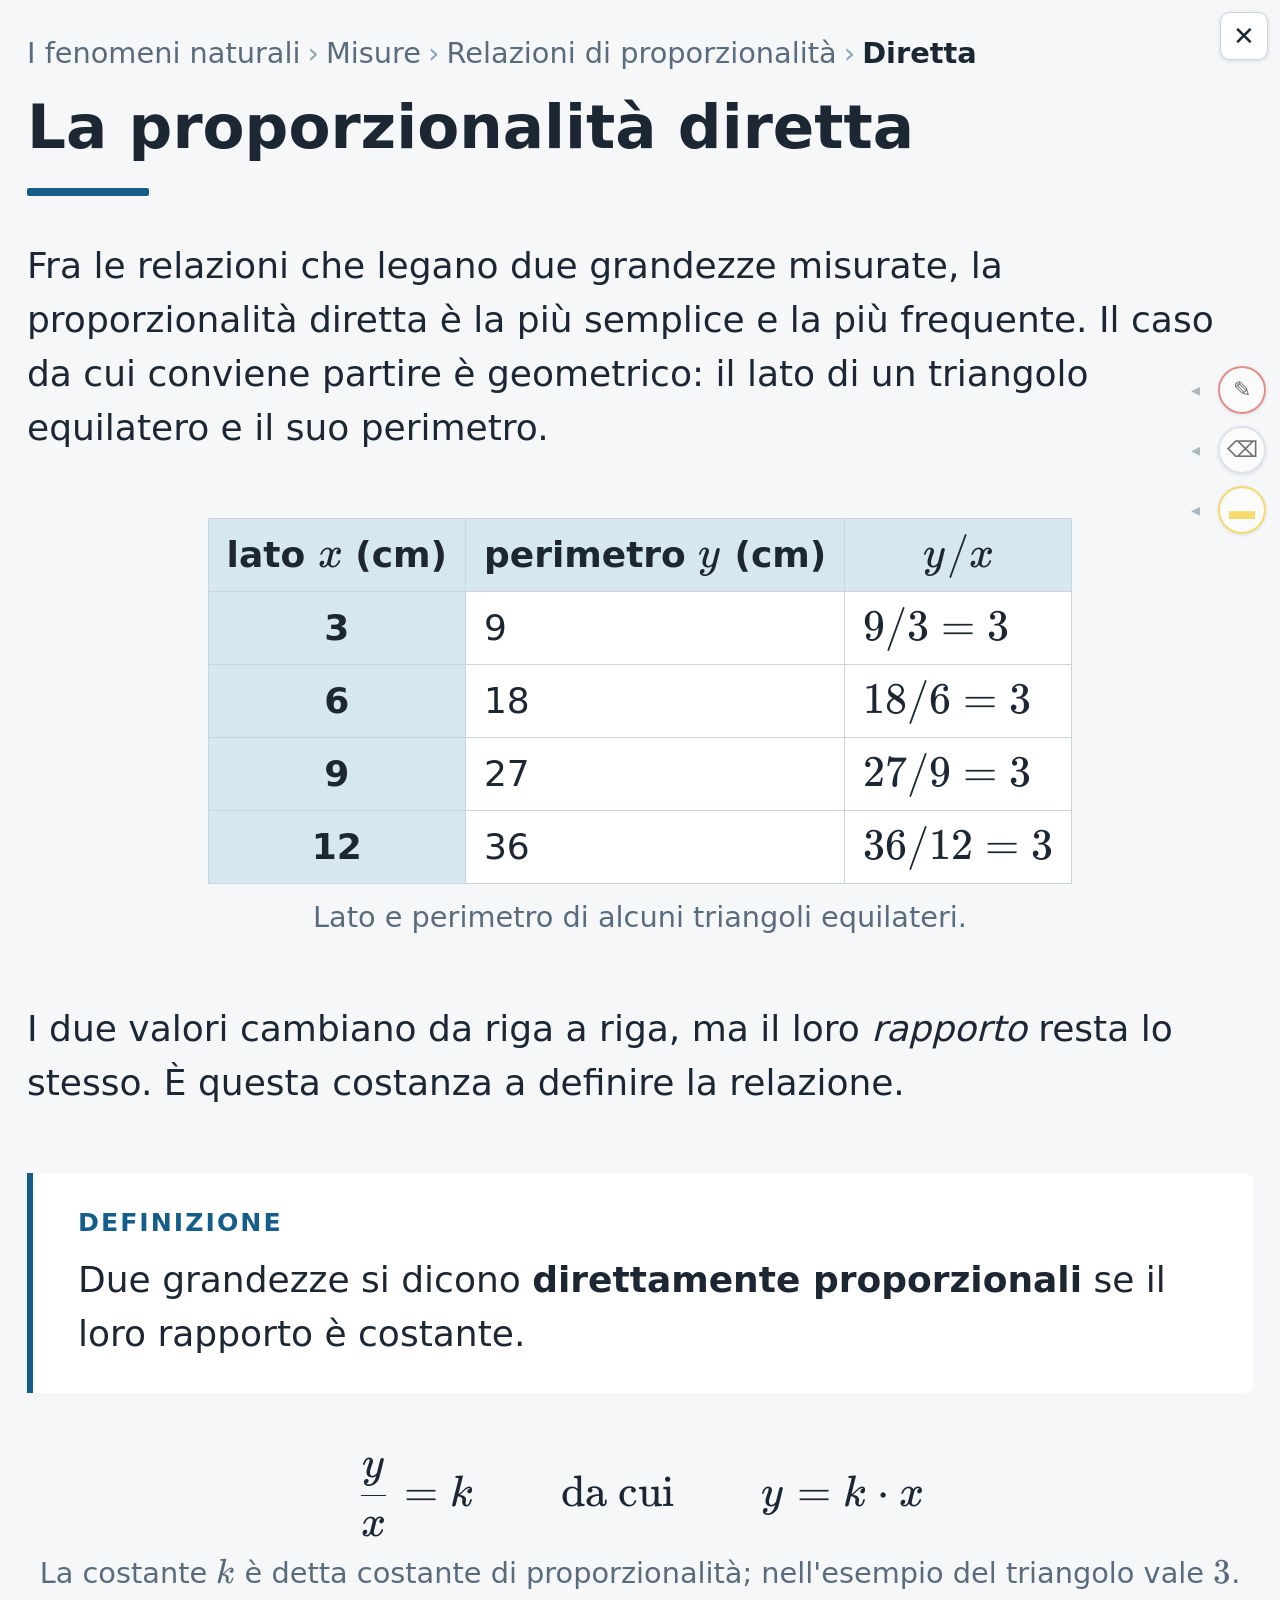
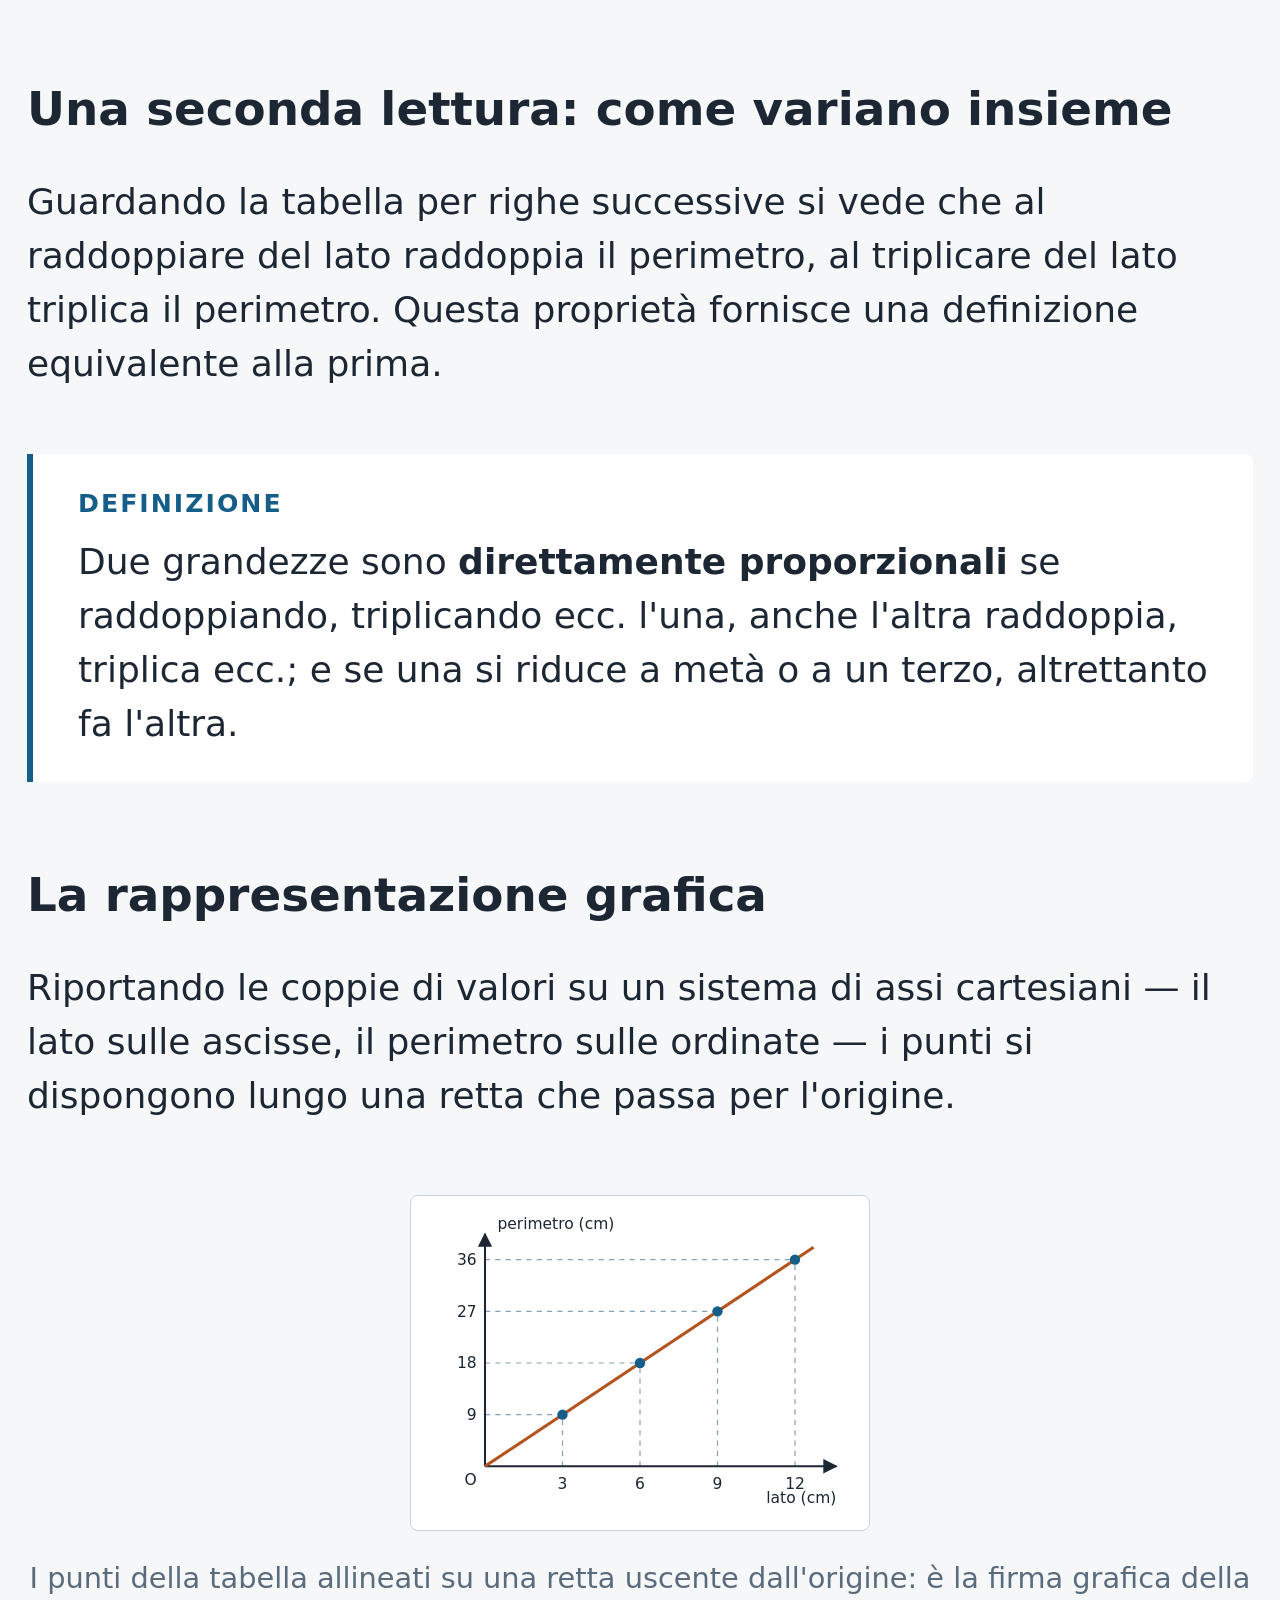
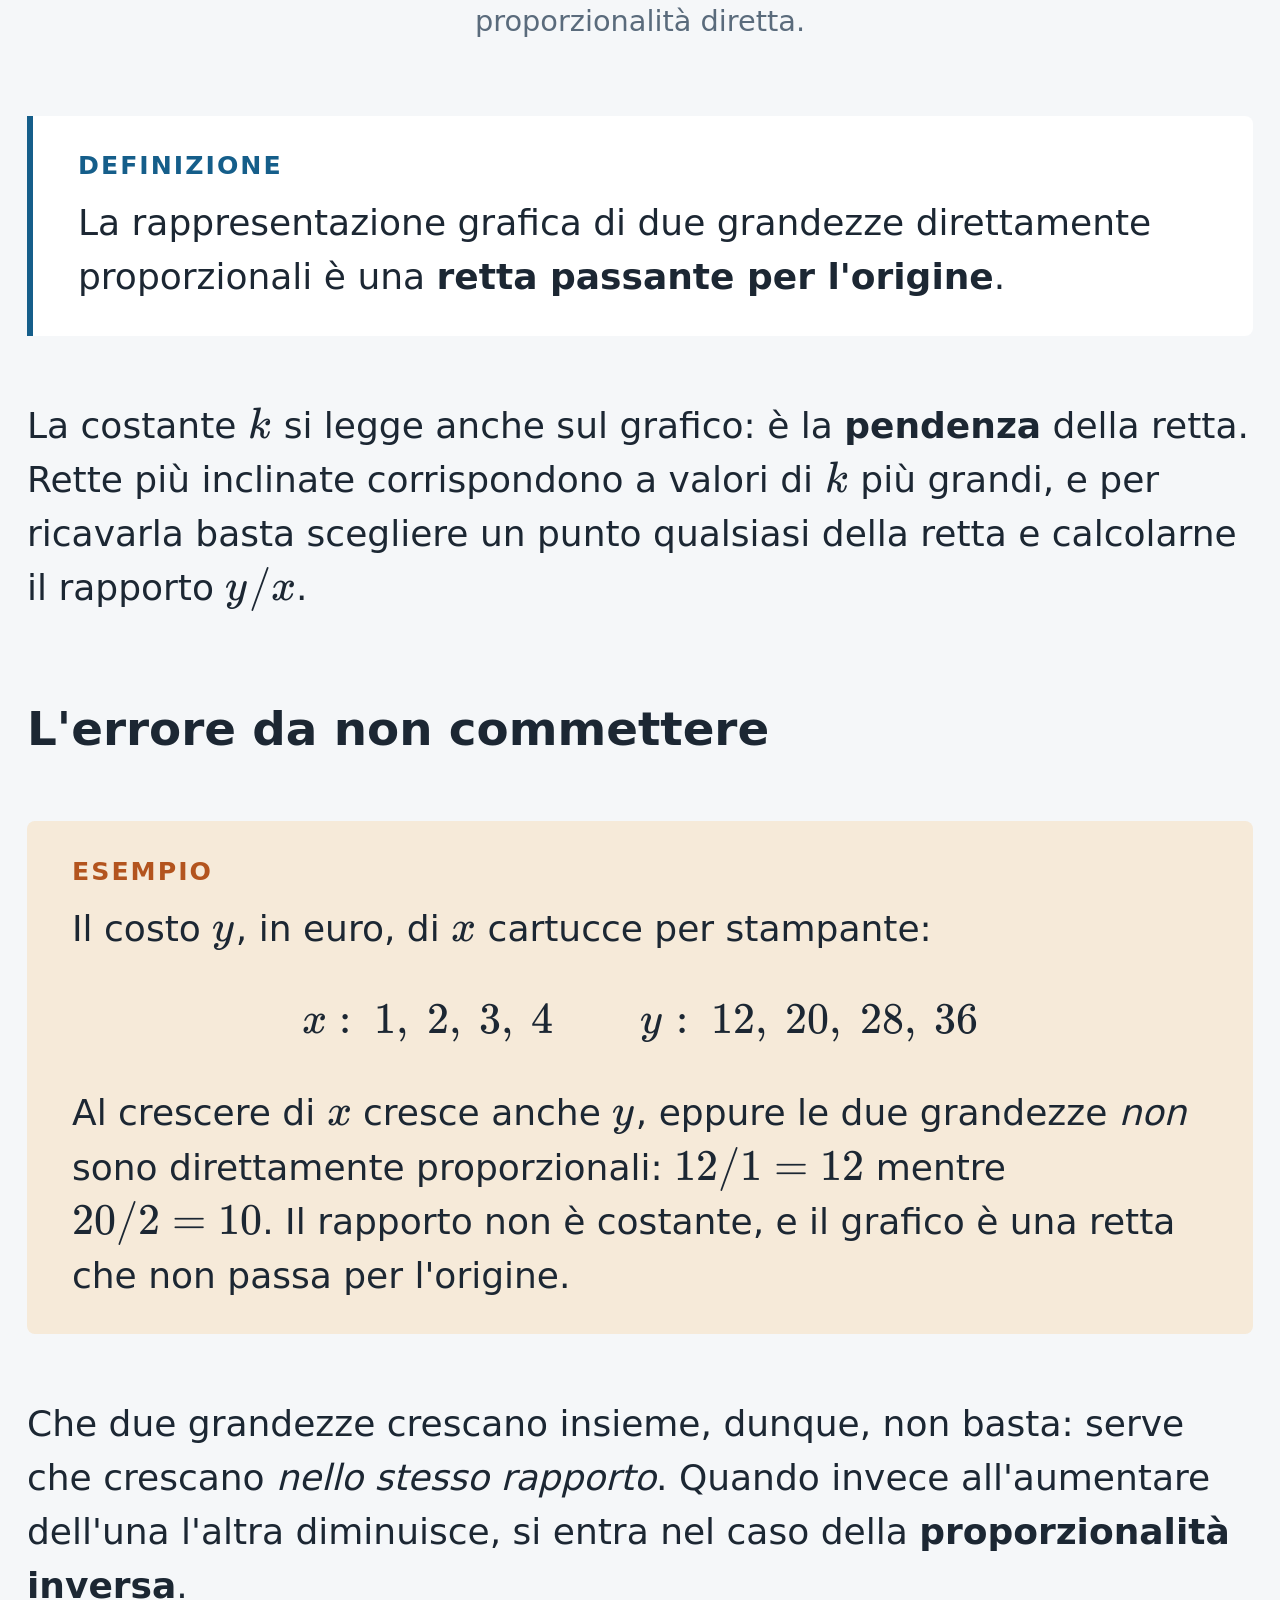
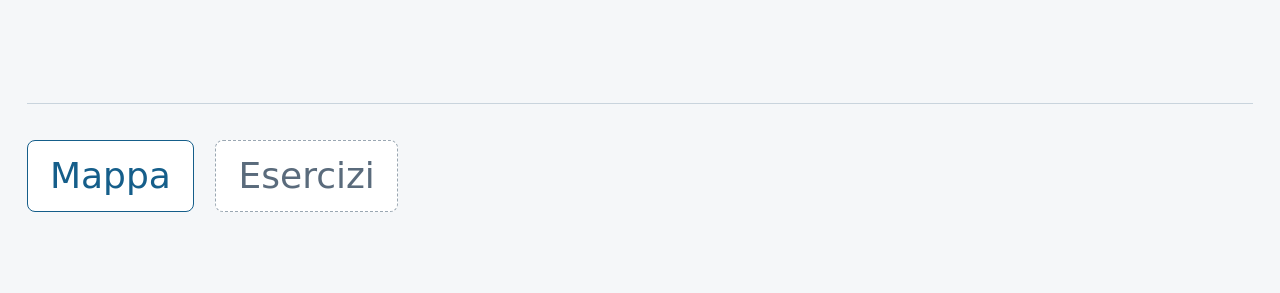
<file: voci/1-1-2-4-1-proporzionalita-diretta.html>
<!DOCTYPE html>
<html lang="it">
<head>
<meta charset="utf-8">
<meta name="viewport" content="width=device-width, initial-scale=1">
<title>La proporzionalità diretta — Mappa di Fisica</title>
<link rel="stylesheet" href="../stile.css">
<link rel="stylesheet" href="../script/katex/katex.min.css">
<script defer src="../script/katex/katex.min.js"></script>
<script defer src="../script/katex/contrib/auto-render.min.js"></script>
<script defer src="../script/struttura.js"></script>
<script defer src="../script/slide.js"></script>
<script defer src="../script/annotazioni.js"></script>
</head>
<body class="pagina-voce">

<button class="chiudi-x" type="button" aria-label="Chiudi e torna alla mappa">✕</button>

<main class="slide">
  <header class="slide-testata">
    <nav class="breadcrumb" aria-label="Percorso nella mappa"></nav>
    <h1 class="slide-titolo">La proporzionalità diretta</h1>
  </header>

  <div class="slide-corpo">

    <p>Fra le relazioni che legano due grandezze misurate, la proporzionalità
    diretta è la più semplice e la più frequente. Il caso da cui conviene
    partire è geometrico: il lato di un triangolo equilatero e il suo
    perimetro.</p>

    <div class="tabella">
      <table>
        <caption>Lato e perimetro di alcuni triangoli equilateri.</caption>
        <thead>
          <tr>
            <th>lato <span class="matematica">\( x \)</span> (cm)</th>
            <th>perimetro <span class="matematica">\( y \)</span> (cm)</th>
            <th><span class="matematica">\( y/x \)</span></th>
          </tr>
        </thead>
        <tbody>
          <tr><th>3</th><td>9</td><td>\( 9/3 = 3 \)</td></tr>
          <tr><th>6</th><td>18</td><td>\( 18/6 = 3 \)</td></tr>
          <tr><th>9</th><td>27</td><td>\( 27/9 = 3 \)</td></tr>
          <tr><th>12</th><td>36</td><td>\( 36/12 = 3 \)</td></tr>
        </tbody>
      </table>
    </div>

    <p>I due valori cambiano da riga a riga, ma il loro <em>rapporto</em> resta
    lo stesso. È questa costanza a definire la relazione.</p>

    <div class="definizione">
      <p>Due grandezze si dicono <strong>direttamente proporzionali</strong>
      se il loro rapporto è costante.</p>
    </div>

    <div class="formula">
      \[ \frac{y}{x} = k \qquad\text{da cui}\qquad y = k \cdot x \]
      <p class="formula-nota">La costante <span class="matematica">\( k \)</span>
      è detta costante di proporzionalità; nell'esempio del triangolo vale
      <span class="matematica">\( 3 \)</span>.</p>
    </div>

    <h2>Una seconda lettura: come variano insieme</h2>

    <p>Guardando la tabella per righe successive si vede che al raddoppiare del
    lato raddoppia il perimetro, al triplicare del lato triplica il perimetro.
    Questa proprietà fornisce una definizione equivalente alla prima.</p>

    <div class="definizione">
      <p>Due grandezze sono <strong>direttamente proporzionali</strong> se
      raddoppiando, triplicando ecc. l'una, anche l'altra raddoppia, triplica
      ecc.; e se una si riduce a metà o a un terzo, altrettanto fa l'altra.</p>
    </div>

    <h2>La rappresentazione grafica</h2>

    <p>Riportando le coppie di valori su un sistema di assi cartesiani — il
    lato sulle ascisse, il perimetro sulle ordinate — i punti si dispongono
    lungo una retta che passa per l'origine.</p>

    <figure class="figura figura--grafico">
      <svg viewBox="0 0 420 300" width="460" role="img"
           aria-label="Grafico cartesiano: i punti (3;9), (6;18), (9;27), (12;36) allineati su una retta passante per l'origine">
        <defs>
          <marker id="punta-asse" viewBox="0 0 10 10" refX="9" refY="5"
                  markerWidth="7" markerHeight="7" orient="auto-start-reverse">
            <path d="M 0 0 L 10 5 L 0 10 z" fill="#1c2733"/>
          </marker>
        </defs>

        <!-- linee di lettura -->
        <g stroke="#8aa2b5" stroke-width="1.2" stroke-dasharray="5 5">
          <line x1="135" y1="250" x2="135" y2="200"/><line x1="60" y1="200" x2="135" y2="200"/>
          <line x1="210" y1="250" x2="210" y2="150"/><line x1="60" y1="150" x2="210" y2="150"/>
          <line x1="285" y1="250" x2="285" y2="100"/><line x1="60" y1="100" x2="285" y2="100"/>
          <line x1="360" y1="250" x2="360" y2="50"/><line x1="60" y1="50" x2="360" y2="50"/>
        </g>

        <!-- assi -->
        <line x1="60" y1="250" x2="400" y2="250" stroke="#1c2733"
              stroke-width="2" marker-end="url(#punta-asse)"/>
        <line x1="60" y1="250" x2="60" y2="25" stroke="#1c2733"
              stroke-width="2" marker-end="url(#punta-asse)"/>

        <!-- retta -->
        <line x1="60" y1="250" x2="378" y2="38" stroke="#b3541e" stroke-width="3"/>

        <!-- punti -->
        <g fill="#155e8a">
          <circle cx="135" cy="200" r="5"/>
          <circle cx="210" cy="150" r="5"/>
          <circle cx="285" cy="100" r="5"/>
          <circle cx="360" cy="50" r="5"/>
        </g>

        <!-- tacche e numeri -->
        <g font-size="15" fill="#1c2733" text-anchor="middle">
          <text x="135" y="272">3</text>
          <text x="210" y="272">6</text>
          <text x="285" y="272">9</text>
          <text x="360" y="272">12</text>
        </g>
        <g font-size="15" fill="#1c2733" text-anchor="end">
          <text x="52" y="205">9</text>
          <text x="52" y="155">18</text>
          <text x="52" y="105">27</text>
          <text x="52" y="55">36</text>
        </g>
        <text x="52" y="268" font-size="15" fill="#1c2733" text-anchor="end">O</text>

        <!-- etichette degli assi -->
        <text x="400" y="285" font-size="15" fill="#1c2733" text-anchor="end">lato (cm)</text>
        <text x="72" y="20" font-size="15" fill="#1c2733">perimetro (cm)</text>
      </svg>
      <figcaption>I punti della tabella allineati su una retta uscente
      dall'origine: è la firma grafica della proporzionalità diretta.</figcaption>
    </figure>

    <div class="definizione">
      <p>La rappresentazione grafica di due grandezze direttamente
      proporzionali è una <strong>retta passante per l'origine</strong>.</p>
    </div>

    <p>La costante <span class="matematica">\( k \)</span> si legge anche sul
    grafico: è la <strong>pendenza</strong> della retta. Rette più inclinate
    corrispondono a valori di <span class="matematica">\( k \)</span> più
    grandi, e per ricavarla basta scegliere un punto qualsiasi della retta e
    calcolarne il rapporto <span class="matematica">\( y/x \)</span>.</p>

    <h2>L'errore da non commettere</h2>

    <div class="esempio">
      <p>Il costo <span class="matematica">\( y \)</span>, in euro, di
      <span class="matematica">\( x \)</span> cartucce per stampante:</p>
      \[ x:\ 1,\ 2,\ 3,\ 4 \qquad y:\ 12,\ 20,\ 28,\ 36 \]
      <p>Al crescere di <span class="matematica">\( x \)</span> cresce anche
      <span class="matematica">\( y \)</span>, eppure le due grandezze
      <em>non</em> sono direttamente proporzionali:
      <span class="matematica">\( 12/1 = 12 \)</span> mentre
      <span class="matematica">\( 20/2 = 10 \)</span>. Il rapporto non è
      costante, e il grafico è una retta che non passa per l'origine.</p>
    </div>

    <p>Che due grandezze crescano insieme, dunque, non basta: serve che
    crescano <em>nello stesso rapporto</em>. Quando invece all'aumentare
    dell'una l'altra diminuisce, si entra nel caso della
    <strong>proporzionalità inversa</strong>.</p>

  </div>

  <nav class="collegamenti" aria-label="Collegamenti">
    <a class="collegamento-mappa" href="../index.html">Mappa</a>
    <a class="collegamento-esercizi non-pronto" href="#">Esercizi</a>
  </nav>
</main>

<div id="avviso" hidden></div>

</body>
</html>
</file>
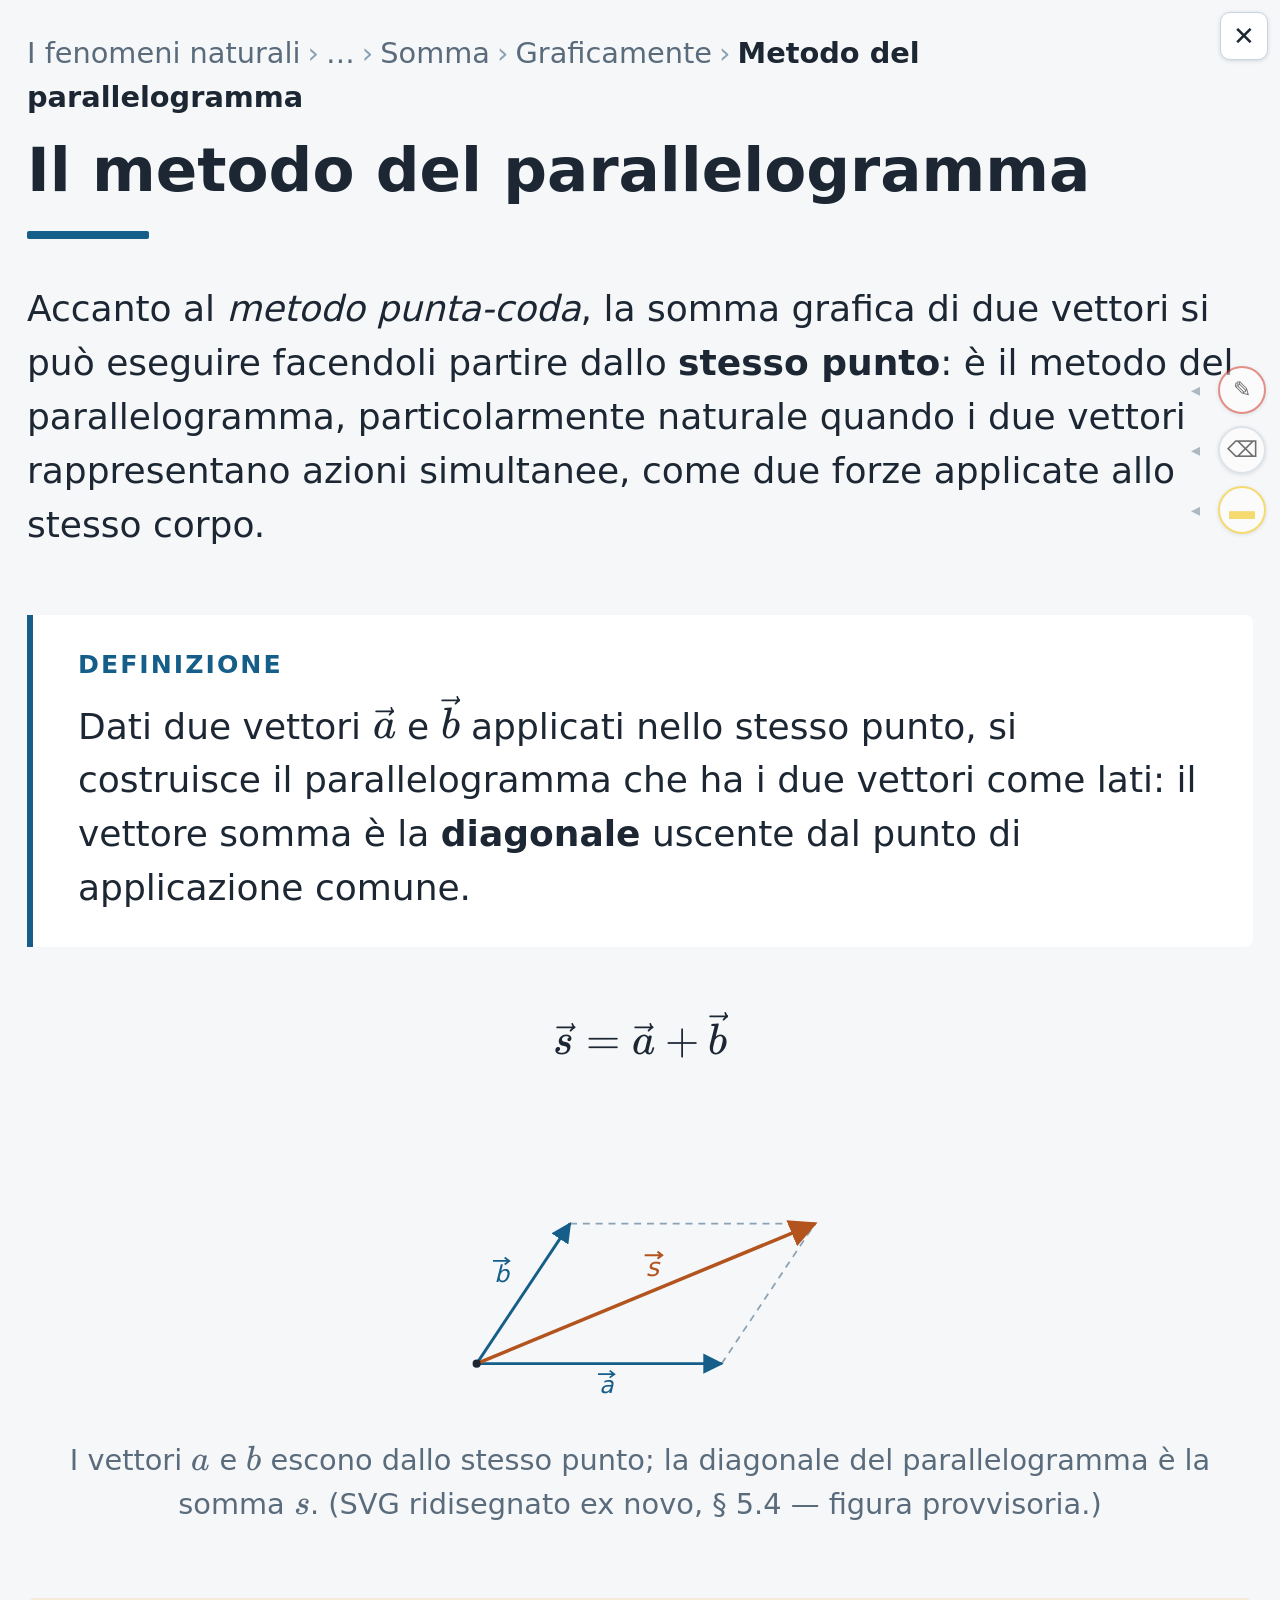
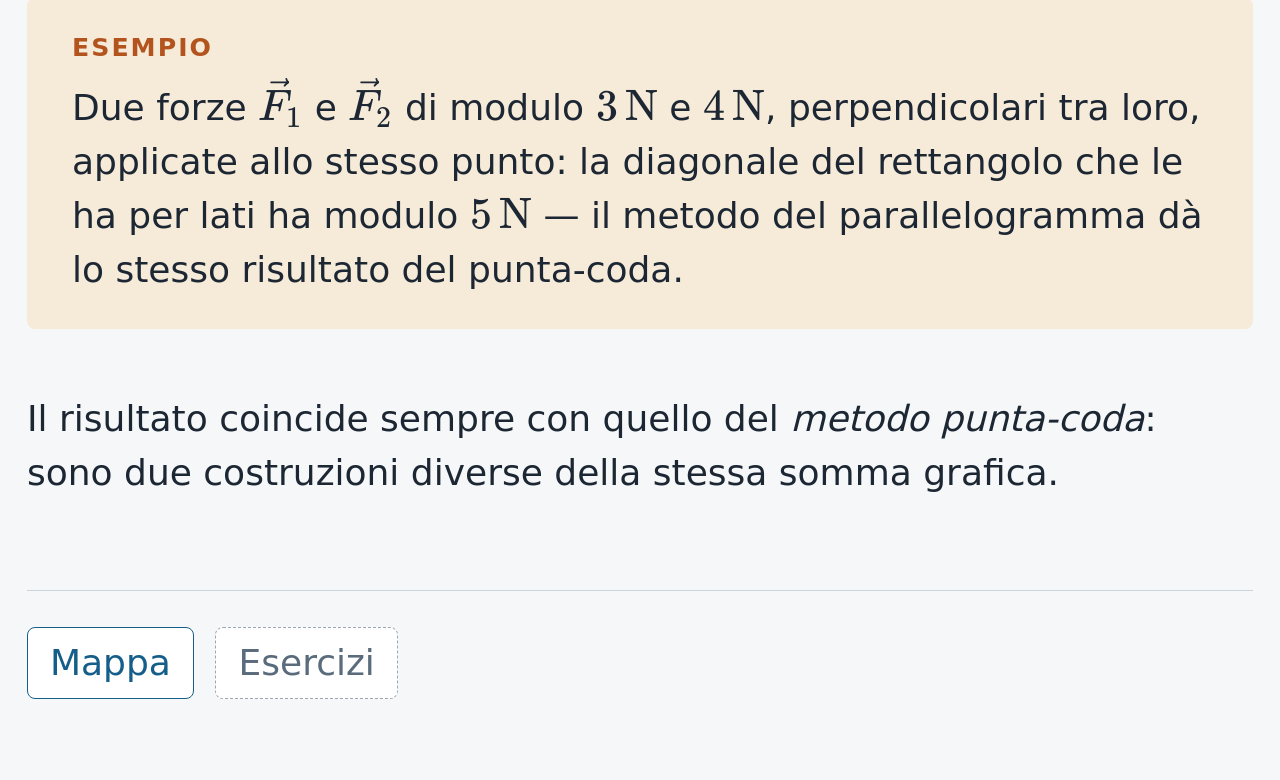
<file: voci/1-1-2-5-2-2-2-1-2-2-metodo-del-parallelogramma.html>
<!DOCTYPE html>
<html lang="it">
<head>
<meta charset="utf-8">
<meta name="viewport" content="width=device-width, initial-scale=1">
<!-- V37 — voce di prova della Fase 0b: contenuti PROVVISORI (P-7, § 6).
     Valida la formula vettoriale (§ 5.6), il blocco FIGURA con SVG ridisegnato
     (§ 5.7, § 5.4) e il breadcrumb con elisione «…» (nodo alla profondità
     massima del ramo). Il testo definitivo si scrive in Fase 1 (Cowork). -->
<title>Il metodo del parallelogramma — Mappa di Fisica</title>
<link rel="stylesheet" href="../stile.css">
<link rel="stylesheet" href="../script/katex/katex.min.css">
<script defer src="../script/katex/katex.min.js"></script>
<script defer src="../script/katex/contrib/auto-render.min.js"></script>
<script defer src="../script/struttura.js"></script>
<script defer src="../script/slide.js"></script>
<script defer src="../script/annotazioni.js"></script>
</head>
<body class="pagina-voce">

<button class="chiudi-x" type="button" aria-label="Chiudi e torna alla mappa">✕</button>

<main class="slide">
  <header class="slide-testata">
    <nav class="breadcrumb" aria-label="Percorso nella mappa"></nav>
    <h1 class="slide-titolo">Il metodo del parallelogramma</h1>
  </header>

  <div class="slide-corpo">

    <p>Accanto al <em>metodo punta-coda</em>, la somma grafica di due vettori
    si può eseguire facendoli partire dallo <strong>stesso punto</strong>: è il
    metodo del parallelogramma, particolarmente naturale quando i due vettori
    rappresentano azioni simultanee, come due forze applicate allo stesso
    corpo.</p>

    <div class="definizione">
      <p>Dati due vettori <span class="matematica">\( \vec{a} \)</span> e
      <span class="matematica">\( \vec{b} \)</span> applicati nello stesso
      punto, si costruisce il parallelogramma che ha i due vettori come lati:
      il vettore somma è la <strong>diagonale</strong> uscente dal punto di
      applicazione comune.</p>
    </div>

    <div class="formula">
      \[ \vec{s} = \vec{a} + \vec{b} \]
    </div>

    <figure class="figura">
      <svg viewBox="0 0 360 230" width="420" role="img"
           aria-label="Costruzione del parallelogramma: due vettori dallo stesso punto e la diagonale come somma">
        <defs>
          <marker id="freccia-blu" viewBox="0 0 10 10" refX="9" refY="5"
                  markerWidth="7" markerHeight="7" orient="auto-start-reverse">
            <path d="M 0 0 L 10 5 L 0 10 z" fill="#155e8a"/>
          </marker>
          <marker id="freccia-ruggine" viewBox="0 0 10 10" refX="9" refY="5"
                  markerWidth="8" markerHeight="8" orient="auto-start-reverse">
            <path d="M 0 0 L 10 5 L 0 10 z" fill="#b3541e"/>
          </marker>
        </defs>
        <!-- lati costruiti (tratteggio) -->
        <line x1="250" y1="190" x2="330" y2="70" stroke="#8aa2b5"
              stroke-width="1.5" stroke-dasharray="6 5"/>
        <line x1="120" y1="70" x2="330" y2="70" stroke="#8aa2b5"
              stroke-width="1.5" stroke-dasharray="6 5"/>
        <!-- vettori a e b dallo stesso punto di applicazione -->
        <line x1="40" y1="190" x2="250" y2="190" stroke="#155e8a"
              stroke-width="2.5" marker-end="url(#freccia-blu)"/>
        <line x1="40" y1="190" x2="120" y2="70" stroke="#155e8a"
              stroke-width="2.5" marker-end="url(#freccia-blu)"/>
        <!-- diagonale: vettore somma -->
        <line x1="40" y1="190" x2="330" y2="70" stroke="#b3541e"
              stroke-width="3" marker-end="url(#freccia-ruggine)"/>
        <!-- etichette (freccia del vettore disegnata, non carattere combinante) -->
        <text x="145" y="215" font-style="italic" font-size="20"
              fill="#155e8a">a</text>
        <path d="M 144 199 h 14 m -4 -3 l 4 3 l -4 3" fill="none"
              stroke="#155e8a" stroke-width="1.5"/>
        <text x="55" y="120" font-style="italic" font-size="20"
              fill="#155e8a">b</text>
        <path d="M 54 102 h 14 m -4 -3 l 4 3 l -4 3" fill="none"
              stroke="#155e8a" stroke-width="1.5"/>
        <text x="185" y="115" font-style="italic" font-size="22"
              fill="#b3541e">s</text>
        <path d="M 184 97 h 15 m -4 -3 l 4 3 l -4 3" fill="none"
              stroke="#b3541e" stroke-width="1.7"/>
        <circle cx="40" cy="190" r="3.5" fill="#1c2733"/>
      </svg>
      <figcaption>I vettori \( \vec{a} \) e \( \vec{b} \) escono dallo stesso
      punto; la diagonale del parallelogramma è la somma \( \vec{s} \).
      (SVG ridisegnato ex novo, § 5.4 — figura provvisoria.)</figcaption>
    </figure>

    <div class="esempio">
      <p>Due forze <span class="matematica">\( \vec{F}_1 \)</span> e
      <span class="matematica">\( \vec{F}_2 \)</span> di modulo
      <span class="matematica">\( 3\,\mathrm{N} \)</span> e
      <span class="matematica">\( 4\,\mathrm{N} \)</span>, perpendicolari tra
      loro, applicate allo stesso punto: la diagonale del rettangolo che le ha
      per lati ha modulo <span class="matematica">\( 5\,\mathrm{N} \)</span> —
      il metodo del parallelogramma dà lo stesso risultato del punta-coda.</p>
    </div>

    <p>Il risultato coincide sempre con quello del <em>metodo punta-coda</em>:
    sono due costruzioni diverse della stessa somma grafica.</p>

  </div>

  <nav class="collegamenti" aria-label="Collegamenti">
    <a class="collegamento-mappa" href="../index.html">Mappa</a>
    <a class="collegamento-esercizi non-pronto" href="#">Esercizi</a>
  </nav>
</main>

<div id="avviso" hidden></div>

</body>
</html>
</file>
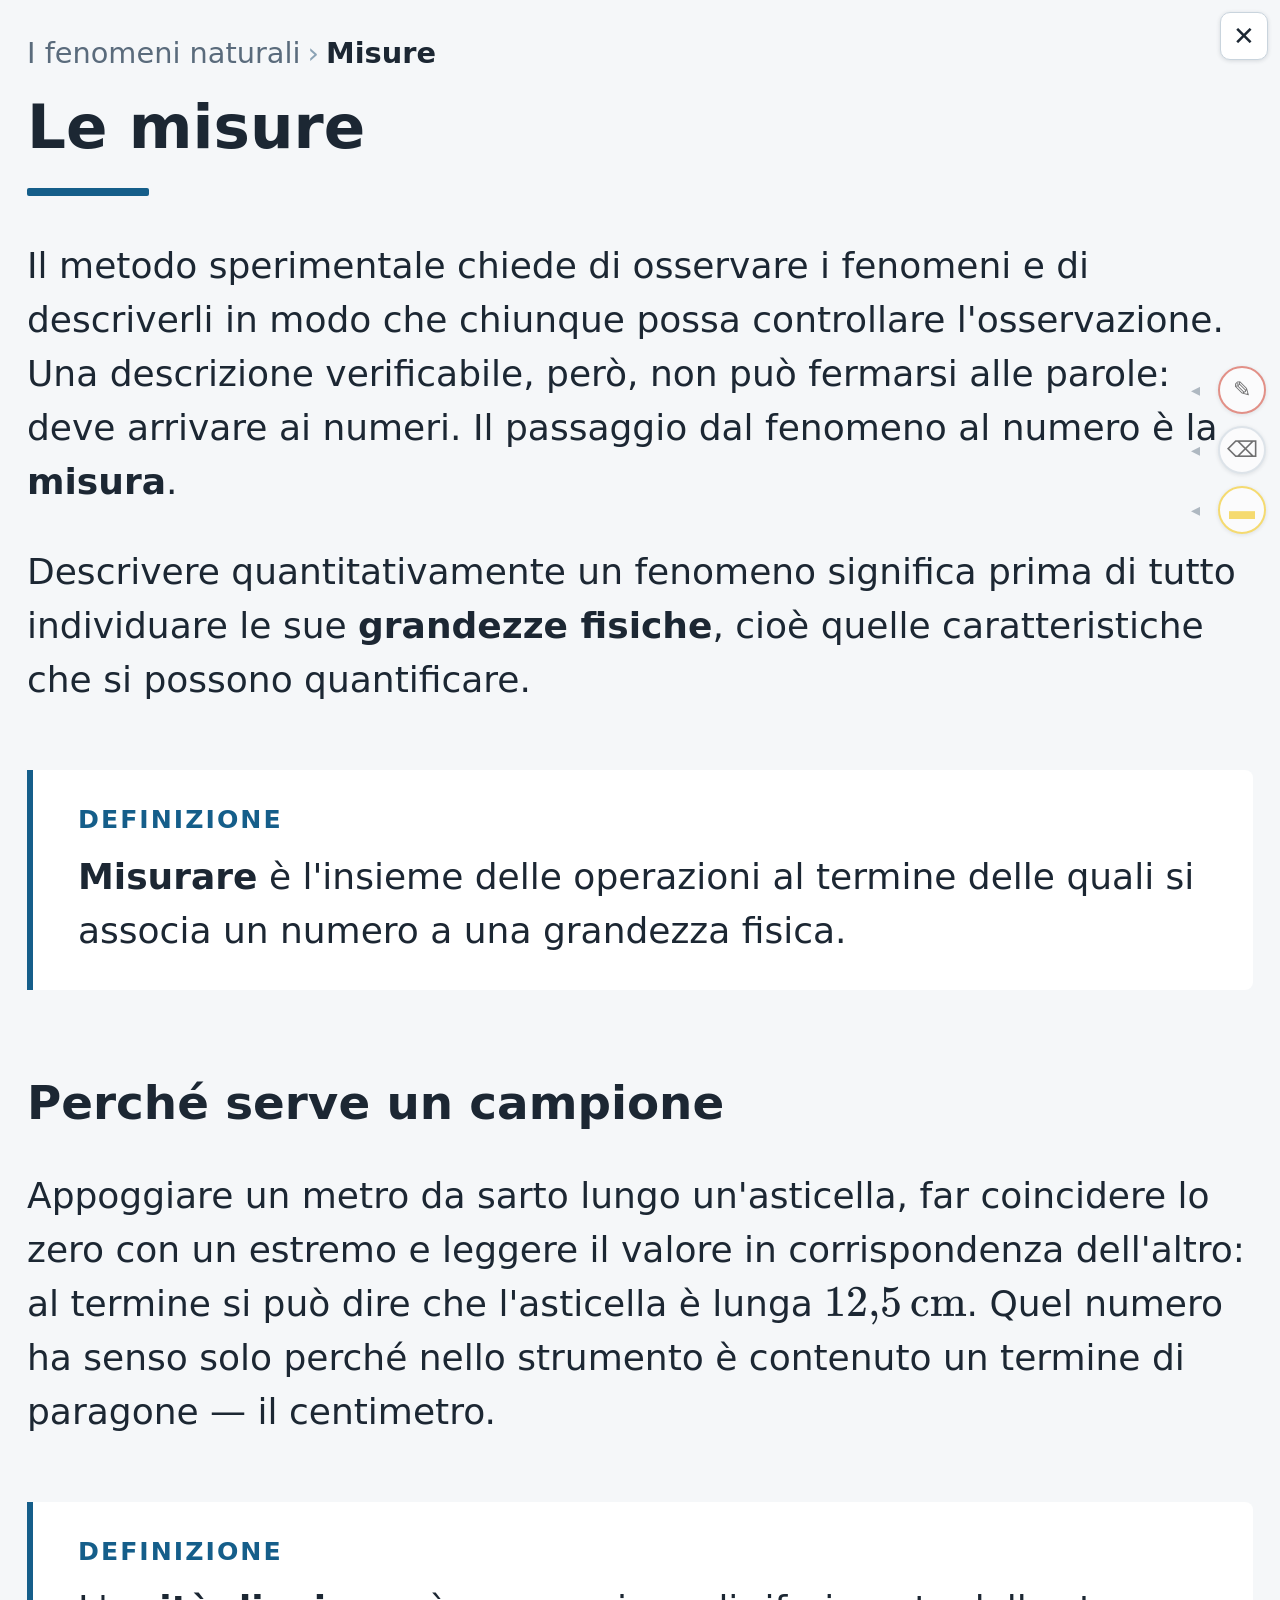
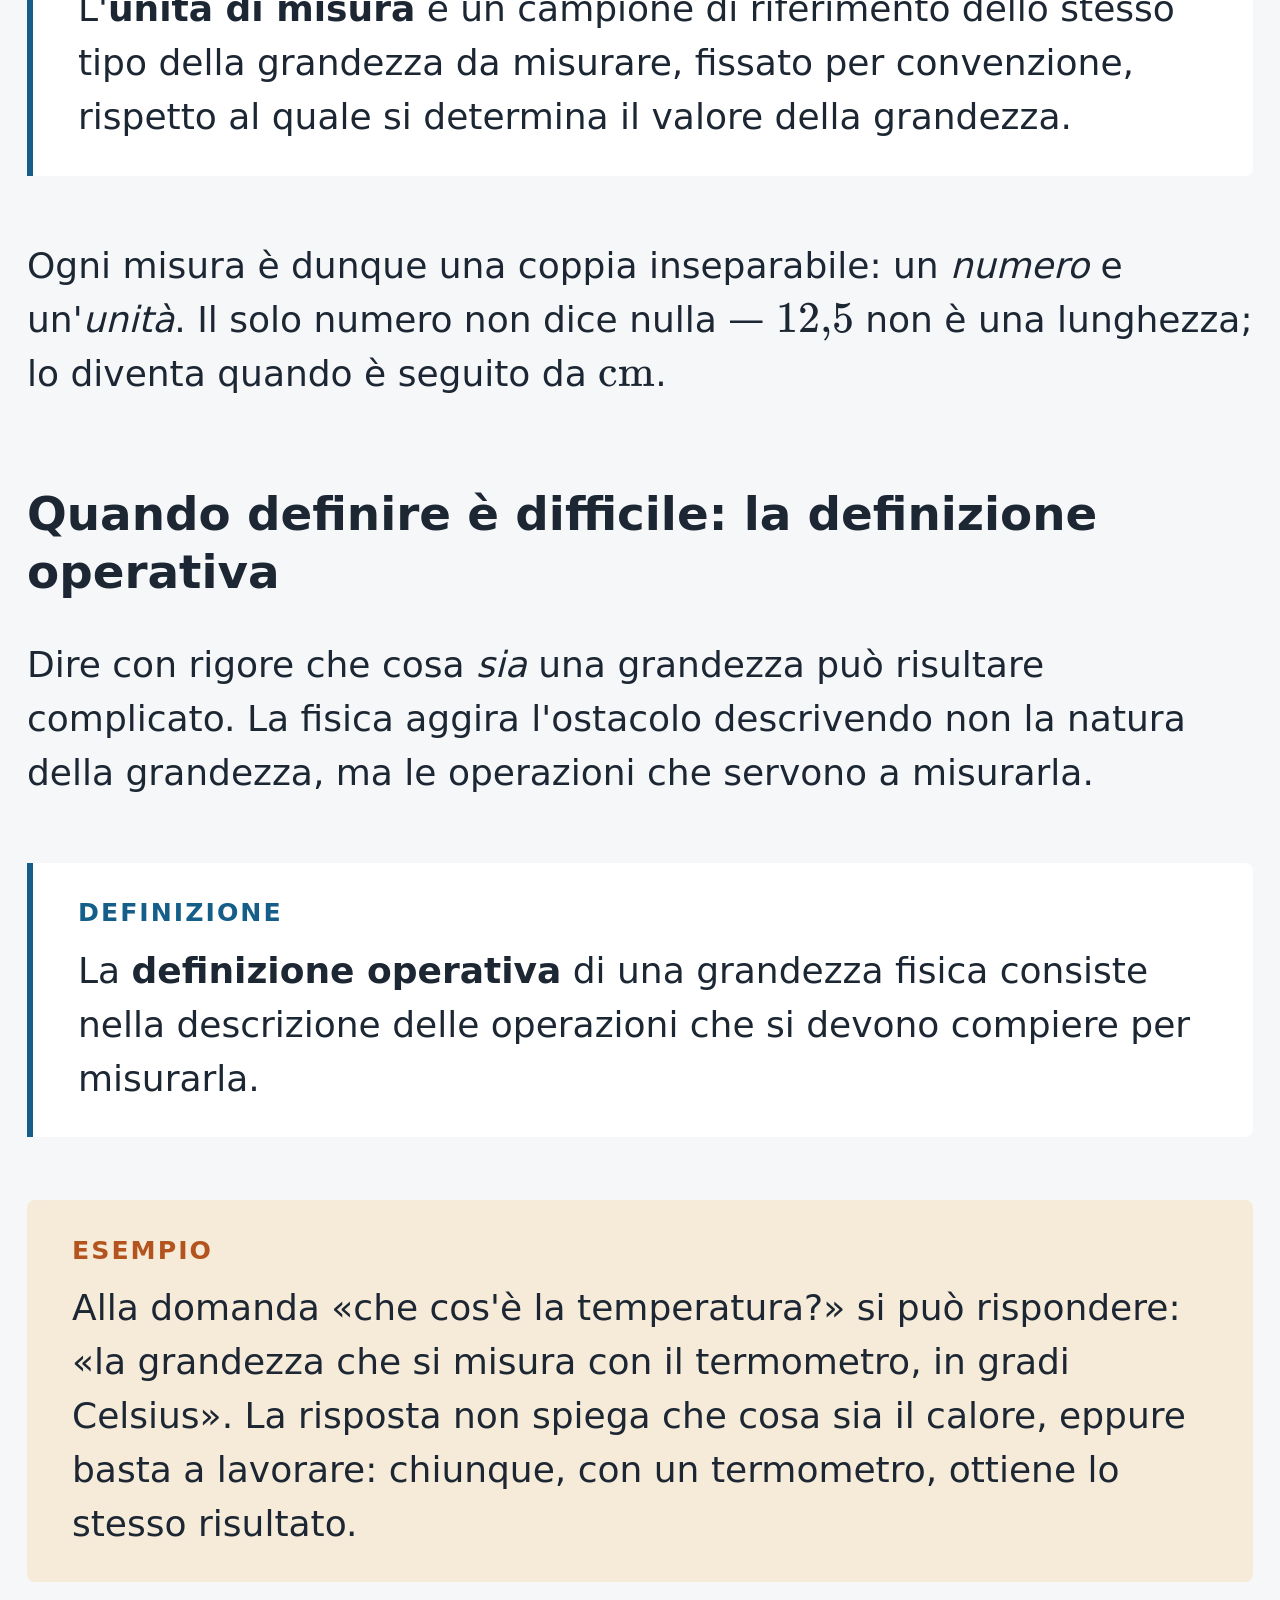
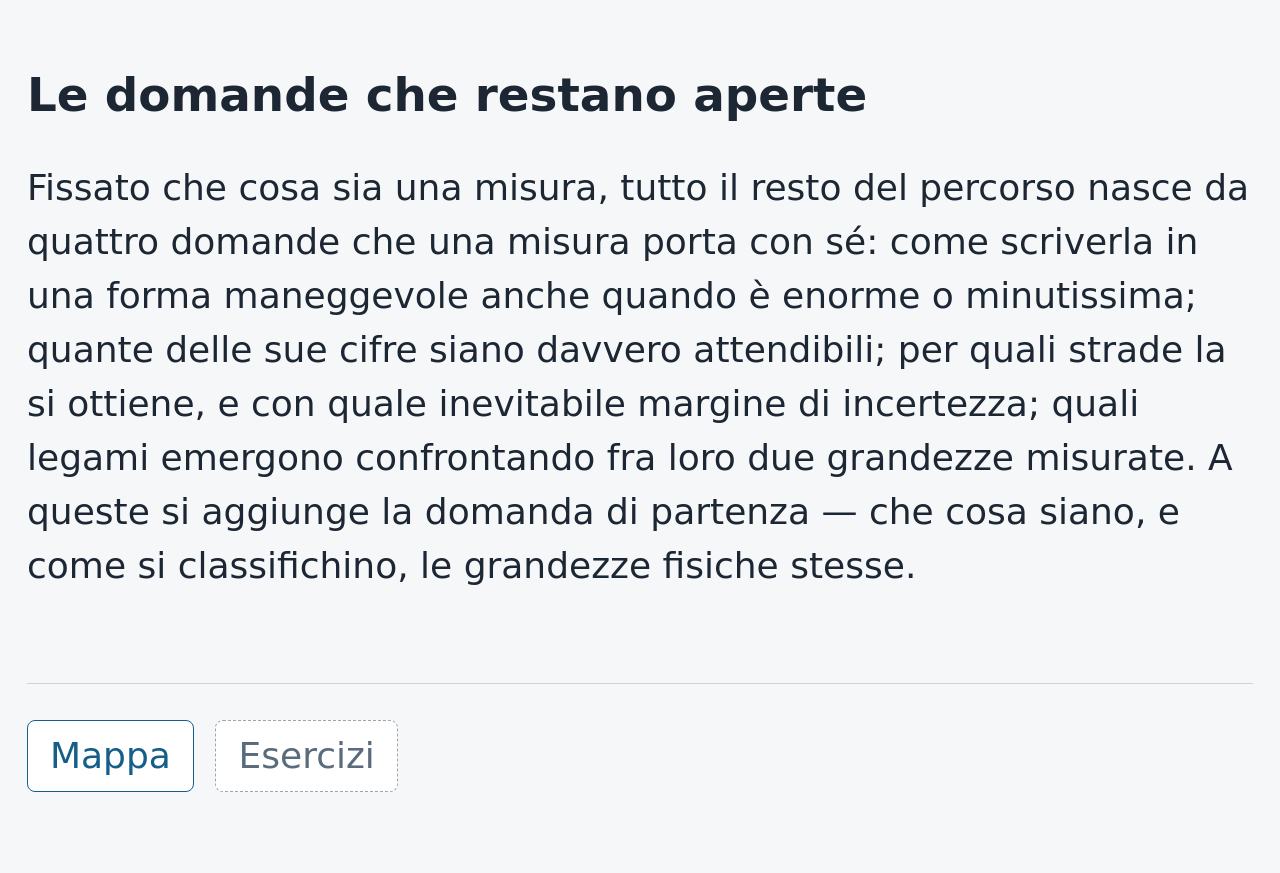
<file: voci/1-1-2-misure.html>
<!DOCTYPE html>
<html lang="it">
<head>
<meta charset="utf-8">
<meta name="viewport" content="width=device-width, initial-scale=1">
<title>Le misure — Mappa di Fisica</title>
<link rel="stylesheet" href="../stile.css">
<link rel="stylesheet" href="../script/katex/katex.min.css">
<script defer src="../script/katex/katex.min.js"></script>
<script defer src="../script/katex/contrib/auto-render.min.js"></script>
<script defer src="../script/struttura.js"></script>
<script defer src="../script/slide.js"></script>
<script defer src="../script/annotazioni.js"></script>
</head>
<body class="pagina-voce">

<button class="chiudi-x" type="button" aria-label="Chiudi e torna alla mappa">✕</button>

<main class="slide">
  <header class="slide-testata">
    <nav class="breadcrumb" aria-label="Percorso nella mappa"></nav>
    <h1 class="slide-titolo">Le misure</h1>
  </header>

  <div class="slide-corpo">

    <p>Il metodo sperimentale chiede di osservare i fenomeni e di descriverli
    in modo che chiunque possa controllare l'osservazione. Una descrizione
    verificabile, però, non può fermarsi alle parole: deve arrivare ai numeri.
    Il passaggio dal fenomeno al numero è la <strong>misura</strong>.</p>

    <p>Descrivere quantitativamente un fenomeno significa prima di tutto
    individuare le sue <strong>grandezze fisiche</strong>, cioè quelle
    caratteristiche che si possono quantificare.</p>

    <div class="definizione">
      <p><strong>Misurare</strong> è l'insieme delle operazioni al termine
      delle quali si associa un numero a una grandezza fisica.</p>
    </div>

    <h2>Perché serve un campione</h2>

    <p>Appoggiare un metro da sarto lungo un'asticella, far coincidere lo zero
    con un estremo e leggere il valore in corrispondenza dell'altro: al termine
    si può dire che l'asticella è lunga
    <span class="matematica">\( 12{,}5\,\mathrm{cm} \)</span>. Quel numero ha
    senso solo perché nello strumento è contenuto un termine di paragone —
    il centimetro.</p>

    <div class="definizione">
      <p>L'<strong>unità di misura</strong> è un campione di riferimento dello
      stesso tipo della grandezza da misurare, fissato per convenzione, rispetto
      al quale si determina il valore della grandezza.</p>
    </div>

    <p>Ogni misura è dunque una coppia inseparabile: un <em>numero</em> e
    un'<em>unità</em>. Il solo numero non dice nulla —
    <span class="matematica">\( 12{,}5 \)</span> non è una lunghezza; lo
    diventa quando è seguito da
    <span class="matematica">\( \mathrm{cm} \)</span>.</p>

    <h2>Quando definire è difficile: la definizione operativa</h2>

    <p>Dire con rigore che cosa <em>sia</em> una grandezza può risultare
    complicato. La fisica aggira l'ostacolo descrivendo non la natura della
    grandezza, ma le operazioni che servono a misurarla.</p>

    <div class="definizione">
      <p>La <strong>definizione operativa</strong> di una grandezza fisica
      consiste nella descrizione delle operazioni che si devono compiere per
      misurarla.</p>
    </div>

    <div class="esempio">
      <p>Alla domanda «che cos'è la temperatura?» si può rispondere: «la
      grandezza che si misura con il termometro, in gradi Celsius». La risposta
      non spiega che cosa sia il calore, eppure basta a lavorare: chiunque, con
      un termometro, ottiene lo stesso risultato.</p>
    </div>

    <h2>Le domande che restano aperte</h2>

    <p>Fissato che cosa sia una misura, tutto il resto del percorso nasce da
    quattro domande che una misura porta con sé: come scriverla in una forma
    maneggevole anche quando è enorme o minutissima; quante delle sue cifre
    siano davvero attendibili; per quali strade la si ottiene, e con quale
    inevitabile margine di incertezza; quali legami emergono confrontando fra
    loro due grandezze misurate. A queste si aggiunge la domanda di partenza —
    che cosa siano, e come si classifichino, le grandezze fisiche stesse.</p>

  </div>

  <nav class="collegamenti" aria-label="Collegamenti">
    <a class="collegamento-mappa" href="../index.html">Mappa</a>
    <a class="collegamento-esercizi non-pronto" href="#">Esercizi</a>
  </nav>
</main>

<div id="avviso" hidden></div>

</body>
</html>
</file>
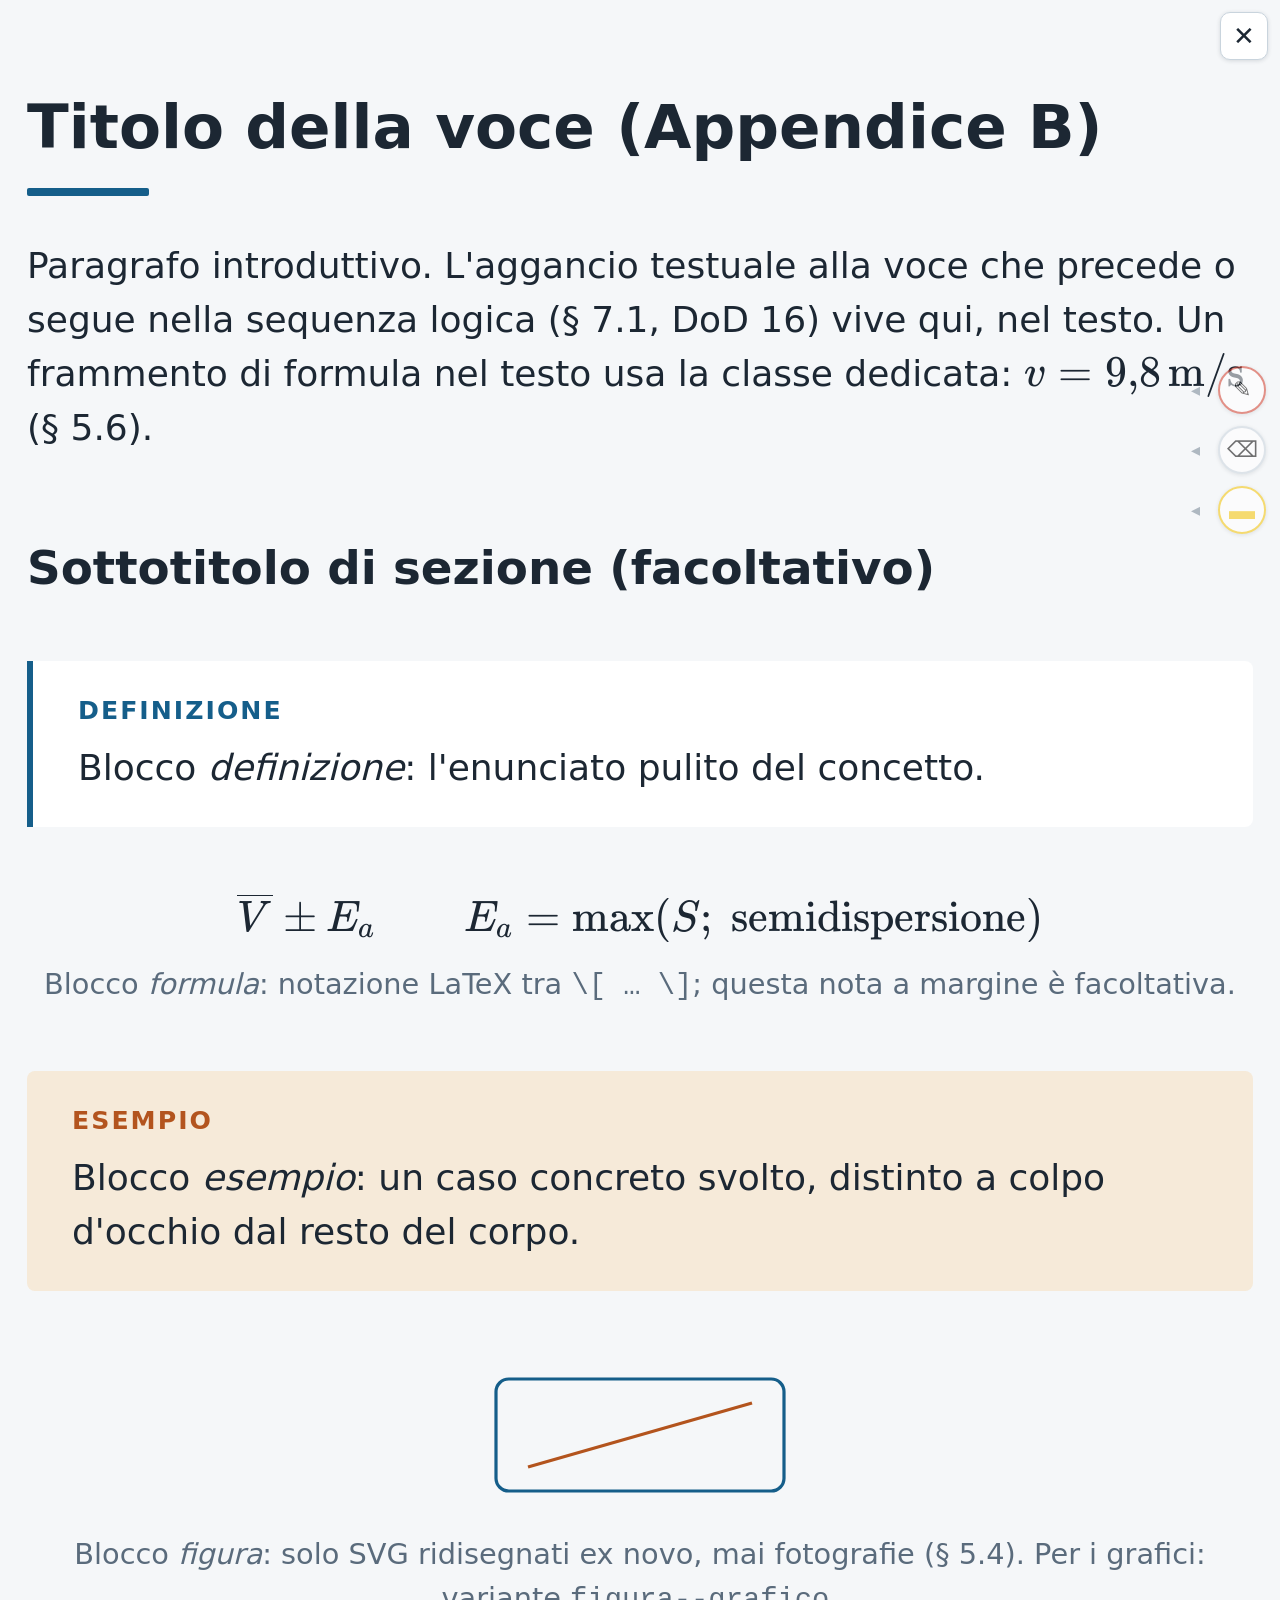
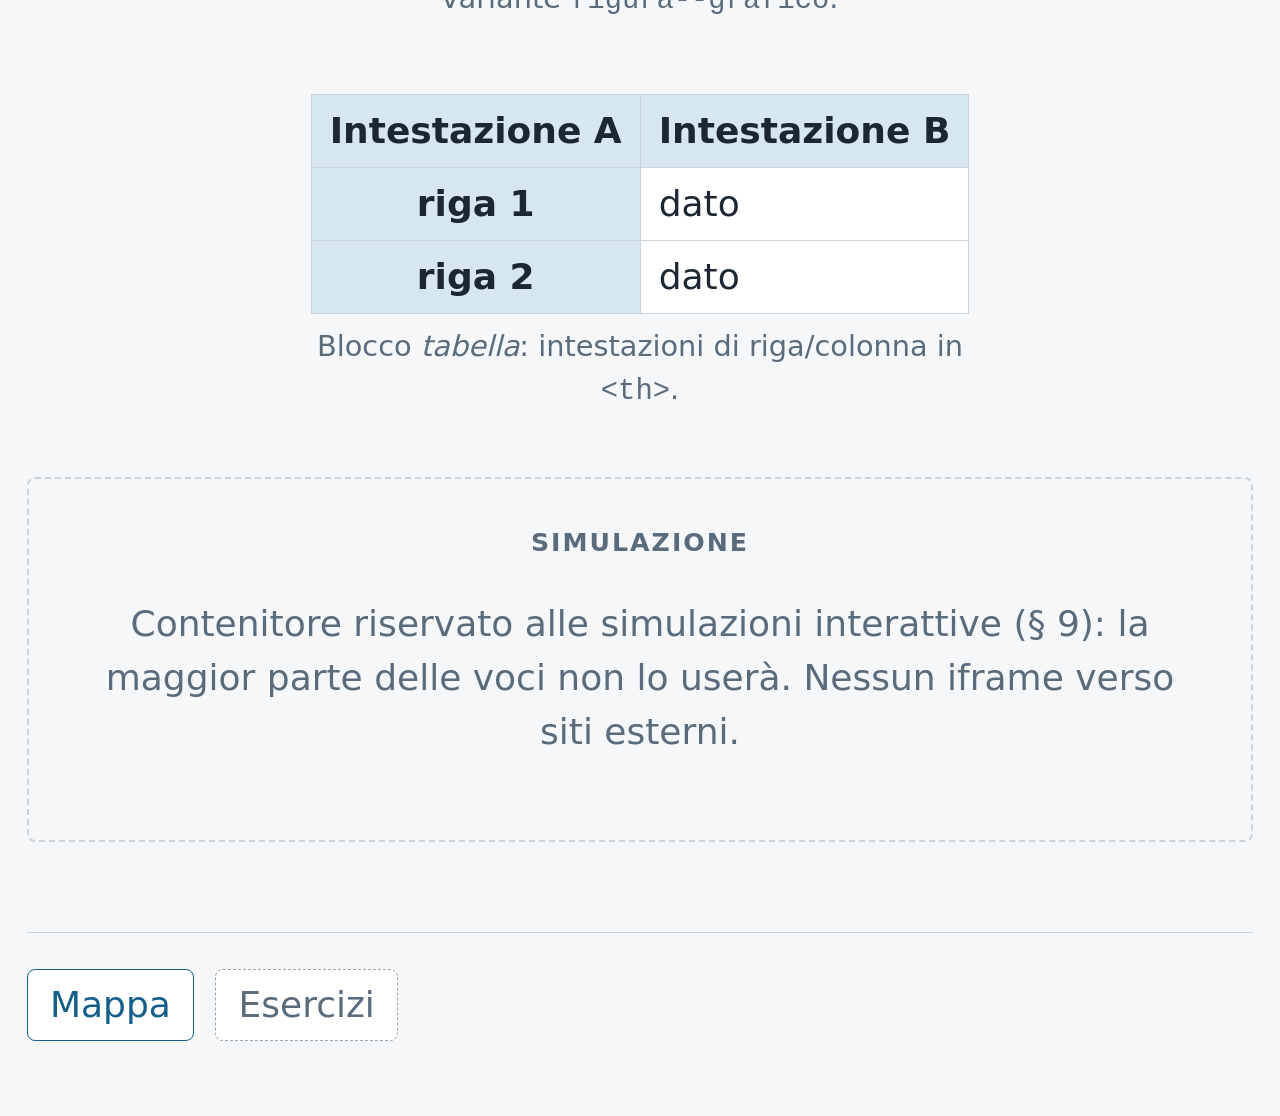
<file: voci/_template.html>
<!DOCTYPE html>
<html lang="it">
<head>
<meta charset="utf-8">
<meta name="viewport" content="width=device-width, initial-scale=1">
<!-- ============================================================================
     _template.html — TEMPLATE NORMATIVO delle voci (§ 5.7).
     Riferimento concreto per ogni nuova voce: in caso di discrepanza tra una
     regola del documento e questo template, si segnala al docente (§ 5.7).
     Questo file NON è una voce e non compare sulla mappa.

     Per creare una voce:
     1. copia questo file col nome-file dell'Appendice B
        (es. voci/1-1-2-2-cifre-significative.html);
     2. sostituisci <title> e il titolo <h1>;
     3. componi il corpo con i blocchi che servono: sono TUTTI facoltativi e
        ripetibili, in qualunque ordine (§ 5.7) — gli esempi qui sotto mostrano
        ciascun blocco una volta;
     4. NON toccare: breadcrumb (lo genera slide.js dal nome-file), «X»,
        blocco collegamenti, script in coda. Niente stili inline (§ 5.5).
     Bozza (§ 5.7): guscio + titolo + segnaposto «in lavorazione».
     ============================================================================ -->
<title>Titolo della voce — Mappa di Fisica</title>
<link rel="stylesheet" href="../stile.css">
<link rel="stylesheet" href="../script/katex/katex.min.css">
<script defer src="../script/katex/katex.min.js"></script>
<script defer src="../script/katex/contrib/auto-render.min.js"></script>
<script defer src="../script/struttura.js"></script>
<script defer src="../script/slide.js"></script>
<script defer src="../script/annotazioni.js"></script>
</head>
<body class="pagina-voce">

<button class="chiudi-x" type="button" aria-label="Chiudi e torna alla mappa">✕</button>

<main class="slide">
  <header class="slide-testata">
    <!-- Breadcrumb derivato dalla struttura (§ 5.7, DoD 14): slide.js lo
         genera dal numero-nodo nel nome-file + struttura.js. Lasciare vuoto. -->
    <nav class="breadcrumb" aria-label="Percorso nella mappa"></nav>
    <h1 class="slide-titolo">Titolo della voce (Appendice B)</h1>
  </header>

  <div class="slide-corpo">

    <p>Paragrafo introduttivo. L'aggancio testuale alla voce che precede o
    segue nella sequenza logica (§ 7.1, DoD 16) vive qui, nel testo. Un
    frammento di formula nel testo usa la classe dedicata:
    <span class="matematica">\( v = 9{,}8\,\mathrm{m/s} \)</span> (§ 5.6).</p>

    <h2>Sottotitolo di sezione (facoltativo)</h2>

    <div class="definizione">
      <p>Blocco <em>definizione</em>: l'enunciato pulito del concetto.</p>
    </div>

    <div class="formula">
      \[ \overline{V} \pm E_a \qquad E_a = \max(S;\ \text{semidispersione}) \]
      <p class="formula-nota">Blocco <em>formula</em>: notazione LaTeX tra
      <code>\[ … \]</code>; questa nota a margine è facoltativa.</p>
    </div>

    <div class="esempio">
      <p>Blocco <em>esempio</em>: un caso concreto svolto, distinto a colpo
      d'occhio dal resto del corpo.</p>
    </div>

    <figure class="figura">
      <svg viewBox="0 0 200 90" width="320" role="img" aria-label="Figura d'esempio del template">
        <rect x="10" y="10" width="180" height="70" rx="8" fill="none" stroke="#155e8a" stroke-width="2"/>
        <line x1="30" y1="65" x2="170" y2="25" stroke="#b3541e" stroke-width="2"/>
      </svg>
      <figcaption>Blocco <em>figura</em>: solo SVG ridisegnati ex novo, mai
      fotografie (§ 5.4). Per i grafici: variante <code>figura--grafico</code>.</figcaption>
    </figure>

    <div class="tabella">
      <table>
        <caption>Blocco <em>tabella</em>: intestazioni di riga/colonna in <code>&lt;th&gt;</code>.</caption>
        <thead>
          <tr><th>Intestazione A</th><th>Intestazione B</th></tr>
        </thead>
        <tbody>
          <tr><th>riga 1</th><td>dato</td></tr>
          <tr><th>riga 2</th><td>dato</td></tr>
        </tbody>
      </table>
    </div>

    <div class="simulazione">
      <p>Contenitore riservato alle simulazioni interattive (§ 9): la maggior
      parte delle voci non lo userà. Nessun iframe verso siti esterni.</p>
    </div>

  </div>

  <!-- Blocco collegamenti (§ 5.7, DoD 3): due soli elementi, identici in ogni
       voce. Niente prev/next (§ 5.2). «Esercizi» resta non-pronto finché la
       pagina di destinazione non esiste. -->
  <nav class="collegamenti" aria-label="Collegamenti">
    <a class="collegamento-mappa" href="../index.html">Mappa</a>
    <a class="collegamento-esercizi non-pronto" href="#">Esercizi</a>
  </nav>
</main>

<div id="avviso" hidden></div>

</body>
</html>
</file>
<file: stile.css>
/* ==========================================================================
   stile.css — unico foglio di stile del sito (§ 5.5: nessuno stile inline)
   Palette e tipografia come variabili in :root; palette di base provvisoria
   (tema misurazione scientifica), rifinitura estetica in Fase 3 (§ 5.10).
   ========================================================================== */

:root {
  /* --- Palette di base (provvisoria, § 5.10) --- */
  --colore-sfondo: #f5f7f9;          /* carta millimetrata chiara */
  --colore-carta: #ffffff;            /* fondo di nodi e slide */
  --colore-inchiostro: #1c2733;       /* testo principale */
  --colore-inchiostro-tenue: #5a6b7c; /* testo secondario, didascalie */
  --colore-primario: #155e8a;         /* blu "strumento": bordi nodi, accenti */
  --colore-primario-chiaro: #d7e7f2;  /* riempimenti tenui, hover */
  --colore-accento: #b3541e;          /* ruggine: parole-legame, evidenze */
  --colore-accento-chiaro: #f6ead9;   /* fondo tenue dei blocchi «esempio» */
  --colore-linea: #8aa2b5;            /* linee di collegamento della mappa */
  --colore-non-pronto: #9aa7b2;       /* stato «non pronto» (§ 5.7) */
  --colore-bordo: #c9d4dd;

  /* --- Tipografia (§ 5.11 — vincolante dalla prima slide) --- */
  --font-titoli: "Segoe UI Semibold", "Segoe UI", system-ui, -apple-system, sans-serif;
  --font-corpo: system-ui, -apple-system, "Segoe UI", sans-serif;
  /* MANOPOLA UNICA della taratura in proiezione (§ 5.11): l'intera scala
     tipografica delle slide (titoli, sottotitoli, didascalie, etichette dei
     blocchi) deriva da --dim-corpo via calc(); per la taratura alla LIM si
     ritocca SOLO questa riga. Le formule KaTeX seguono da sole (em). */
  --dim-corpo: 36px;                 /* corpo slide; mai sotto 16px (§ 5.11).
                                        36px = equilibrio misurato sul viewport
                                        LIM (~1280px CSS): riga 60–75 caratteri
                                        E bianco laterale ~1,5–2 cm. Alzarlo
                                        stringe i margini, abbassarlo li allarga;
                                        i 60–75 reggono da soli (riga in ch). */
  --dim-didascalia: calc(var(--dim-corpo) * 0.8);    /* didascalie, breadcrumb */
  --dim-titolo-slide: calc(var(--dim-corpo) * 1.7);  /* titolo della slide */
  --dim-sottotitolo: calc(var(--dim-corpo) * 1.3);   /* h2 di sezione */
  --dim-etichetta-blocco: calc(var(--dim-corpo) * 0.7); /* «Definizione», … */
  /* Mappa: scala indipendente dalla manopola delle slide (tarature separate). */
  --dim-etichetta-nodo: 23px;        /* ≥ 14px al livello di zoom della centratura */
  --dim-parola-legame: 22px;         /* ≥ 14px (§ 5.11) */
  /* Testi d'interfaccia (ricerca, avvisi, tendina annotazioni): non seguono
     la manopola delle slide, per non gonfiare i controlli fissi. */
  --dim-interfaccia: 18px;
  --interlinea-corpo: 1.5;
  /* 1ch = larghezza dello «0», ma il carattere medio del testo italiano è
     ~0,81ch (misura § 6 su testo reale): 58ch ≈ 71 caratteri per riga.
     Il vincolo 60–75 (§ 5.11) resta vero a QUALUNQUE valore della manopola
     --dim-corpo, perché la colonna scala con il carattere. */
  --larghezza-riga: 58ch;            /* ≈ 71 caratteri reali (§ 5.11: 60–75) */

  /* --- Mappa: geometria dei nodi e delle linee ---
     Valori riscalati con le etichette a 23px (testo mappa +50–60%, sessione
     tipografica 0b): padding, spazi tra rami e livelli crescono in proporzione
     perché il ritmo visivo resti quello validato al GATE 0a. */
  --nodo-raggio: 8px;
  --nodo-bordo: 2px;
  --nodo-padding-v: 10px;
  --nodo-padding-h: 18px;
  --spazio-fratelli: 36px;           /* distanza orizzontale tra sotto-alberi */
  --spazio-livelli: 88px;            /* distanza verticale genitore→figli:
                                        ospita le parole-legame su due righe */
  --linea-spessore: 2px;

  /* --- Interfaccia --- */
  --dim-bersaglio-tocco: 40px;       /* bersagli touch (icona >/<, pulsanti) */
  /* Unica durata per tutte le transizioni della mappa (§ 5.3-ter e apertura/
     chiusura dei rami): vista e rami viaggiano sullo stesso orologio.
     Range ammesso: fino a 900ms (valore definitivo fissato dal docente al
     GATE 0a; durata identica su ogni schermo, 60 o 120 Hz). */
  --durata-transizione: 700ms;
}

@media (prefers-reduced-motion: reduce) {
  :root { --durata-transizione: 0ms; }
}

/* --- Base --- */
* { box-sizing: border-box; }

/* Bersagli personalizzati (cursor: pointer, affordance propria via :hover):
   niente evidenziazione nativa WebKit. La sua rimozione non è sincronizzata
   con le animazioni JS di apertura/chiusura dei rami — restava visibile un
   istante sul riquadro del summary (nodo + freccia), solo con la Pencil,
   a intermittenza (rilievo 20/07/2026). */
button, summary, .nodo-foglia {
  -webkit-tap-highlight-color: transparent;
}

html, body {
  margin: 0;
  padding: 0;
  background: var(--colore-sfondo);
  color: var(--colore-inchiostro);
  font-family: var(--font-corpo);
  font-size: var(--dim-corpo);
  line-height: var(--interlinea-corpo);
}

h1, h2, h3 { font-family: var(--font-titoli); line-height: 1.25; }

/* ==========================================================================
   Mappa (index.html)
   ========================================================================== */

body.pagina-mappa { overflow: hidden; }

/* Vista fissa a schermo intero; il "mondo" al suo interno riceve pan e zoom
   via transform CSS (§ 5.3-ter). Nessuna barra di scorrimento. */
#vista {
  position: fixed;
  inset: 0;
  overflow: hidden;
  touch-action: none;      /* gesti gestiti dallo strato JS */
  cursor: grab;
}
#vista.trascinamento { cursor: grabbing; }

#mondo {
  position: absolute;
  left: 0;
  top: 0;
  width: max-content;
  transform-origin: 0 0;
}
#mondo.anima { transition: transform var(--durata-transizione) ease; }
/* Promozione a strato del compositor SOLO durante il movimento (transizione
   della vista, gesto di pan/pinch/rotellina, motore dei rami — la classe
   «fluida» la governa mappa.js). Un will-change permanente congelava la
   rasterizzazione del testo alla scala ~1: a zoom alto la texture veniva
   stirata e le etichette sfocavano. A riposo la promozione cade e il browser
   ri-rasterizza il testo vettoriale alla scala corrente: nitido a ogni zoom,
   con la stessa fluidità di prima durante i gesti. */
#mondo.anima, #mondo.fluida { will-change: transform; }

/* Strato SVG delle linee: dentro il contenitore trasformato (§ 5.3),
   così pan e zoom non richiedono ricalcolo. */
#linee {
  position: absolute;
  left: 0;
  top: 0;
  pointer-events: none;
  z-index: 0;
}
#linee path {
  fill: none;
  stroke: var(--colore-linea);
  stroke-width: var(--linea-spessore);
}

/* Strato delle parole-legame (caselle sugli archi, § 5.3-quater).
   Una casella senza testo non genera alcun elemento. */
#legami { position: absolute; left: 0; top: 0; z-index: 1; }
.parola-legame {
  position: absolute;
  transform: translate(-50%, -50%);
  font-size: var(--dim-parola-legame);
  font-style: italic;
  color: var(--colore-accento);
  background: var(--colore-sfondo);
  padding: 2px 10px;
  border-radius: 10px;
  /* A 22px le parole-legame lunghe in riga unica collidevano tra loro sui
     rami affollati (§ 6): vanno a capo entro ~16ch, centrate sulla casella. */
  width: max-content;
  max-width: 16ch;
  text-align: center;
  line-height: 1.25;
  pointer-events: none;
}

/* --- Albero (details/summary annidati, § 5.3) --- */
#albero {
  position: relative;
  z-index: 2;
  width: max-content;
  padding: 60px;
}

/* Ogni sotto-albero (details o foglia) è largo quanto il suo contenuto;
   il nodo sta centrato sopra la riga dei figli. */
details.nodo, .nodo-foglia { width: max-content; }

summary {
  list-style: none;
  display: block;
  width: max-content;
  margin: 0 auto;
  cursor: default;
}
summary::-webkit-details-marker { display: none; }

/* Corpo del nodo: bersaglio che apre la slide (§ 5.1). */
.nodo-scatola {
  display: block;
  width: max-content;
  max-width: 400px;
  margin: 0 auto;
  padding: var(--nodo-padding-v) var(--nodo-padding-h);
  background: var(--colore-carta);
  border: var(--nodo-bordo) solid var(--colore-primario);
  border-radius: var(--nodo-raggio);
  font-size: var(--dim-etichetta-nodo);
  line-height: 1.3;
  text-align: center;
  cursor: pointer;
}
.nodo-scatola:hover { background: var(--colore-primario-chiaro); }

/* Nodi «non pronto» (§ 5.7): attenuati; l'avviso al tocco lo dà lo script. */
.nodo-scatola:not([data-pronto]) {
  border-color: var(--colore-non-pronto);
  color: var(--colore-inchiostro-tenue);
}

/* Icona a freccia «>/<»: bersaglio distinto, posto SOTTO il nodo (§ 5.1):
   «>» = espandi (nodo chiuso), «<» = chiudi (nodo aperto).
   Glifo nudo, senza cerchio: il peso visivo che il cerchio dava è compensato
   da corpo maggiore e grassetto (leggibilità alla LIM, riga B20). Scatola
   32×32 e glifo 30px: riscalati in proporzione alle etichette a 23px
   (sessione tipografica 0b); il bersaglio-tocco resta 40px via ::after
   (§ 5.1: dimensioni del bersaglio invariate). */
.nodo-toggle {
  display: grid;
  place-items: center;
  width: 32px;
  height: 32px;
  margin: 6px auto 0;
  color: var(--colore-primario);
  font-size: 30px;
  font-weight: 700;
  line-height: 1;
  cursor: pointer;
  user-select: none;
  position: relative;
}
/* Estensione invisibile del bersaglio al minimo touch (§ 5.11 interfaccia). */
.nodo-toggle::after {
  content: "";
  position: absolute;
  inset: calc((32px - var(--dim-bersaglio-tocco)) / 2);
}
/* Mappa verticale (§ 5.3-quater): i glifi «>/<» sono ruotati di 90° in senso
   orario — «>» punta in basso (i figli compaiono sotto), «<» punta in alto.
   Solo resa visiva: i caratteri restano «>» e «<» (§ 5.1 v2.7). Il ::before
   è item della griglia, quindi la trasformazione si applica. */
.nodo-toggle::before { content: ">"; transform: rotate(90deg); }
details[open] > summary .nodo-toggle::before { content: "<"; }
/* Affordance da mouse senza reintrodurre una forma: il glifo scurisce. */
.nodo-toggle:hover { color: var(--colore-inchiostro); }

/* Riga dei figli: la mappa cresce verso il basso (§ 5.3-quater).
   justify-content e flex-shrink non hanno effetto da fermi (larghezza
   max-content), ma durante l'animazione di apertura/chiusura tengono il
   contenuto alla dimensione naturale, centrato nel ritaglio: nessun
   riflusso del testo o delle etichette KaTeX. */
.figli {
  display: flex;
  align-items: flex-start;
  justify-content: center;
  gap: var(--spazio-fratelli);
  width: max-content;
  margin: 0 auto;
  padding-top: var(--spazio-livelli);
}
.figli > * { flex-shrink: 0; }

/* Apertura/chiusura animata dei rami: la classe attiva il solo ritaglio.
   I valori (width/height/padding-top/opacity) li scrive frame per frame il
   motore JS di mappa.js, con progresso a timestamp: durata identica su ogni
   frequenza di schermo e nessuna transizione CSS su proprietà di layout
   (la cui partenza non è affidabile su tutti i motori). Il contenuto
   interno resta a misura naturale e viene ritagliato. */
.figli.anima-dimensioni { overflow: hidden; }

/* Durante la chiusura animata il details resta aperto fino a fine
   transizione: l'icona mostra subito «>» (il comando riflette l'intenzione). */
details.nodo.in-chiusura > summary .nodo-toggle::before { content: ">"; }

/* Evidenziazione dei risultati di ricerca (§ 5.3-bis). */
.nodo-scatola.match {
  outline: 3px solid var(--colore-accento);
  outline-offset: 2px;
}

/* --- Comandi fissi (ricerca in cima, zoom senza barre) --- */
#comandi {
  position: fixed;
  top: 12px;
  right: 12px;
  display: flex;
  gap: 8px;
  z-index: 10;
}
#comandi button {
  min-width: var(--dim-bersaglio-tocco);
  min-height: var(--dim-bersaglio-tocco);
  border: 1px solid var(--colore-bordo);
  border-radius: 8px;
  background: var(--colore-carta);
  color: var(--colore-inchiostro);
  font-size: 18px;
  font-family: var(--font-corpo);
  cursor: pointer;
  box-shadow: 0 1px 4px rgba(28, 39, 51, 0.15);
}
#comandi button:hover { background: var(--colore-primario-chiaro); }

/* --- Schermata di ricerca sopra la mappa (§ 5.3-bis) --- */
#ricerca {
  position: fixed;
  inset: 0;
  z-index: 20;
  pointer-events: none;     /* la mappa sotto resta il contesto dei risultati */
}
#ricerca[hidden] { display: none; }
#ricerca-barra {
  pointer-events: auto;
  position: absolute;
  top: 12px;
  left: 50%;
  transform: translateX(-50%);
  display: flex;
  align-items: center;
  gap: 10px;
  padding: 10px 14px;
  background: var(--colore-carta);
  border: 1px solid var(--colore-bordo);
  border-radius: 10px;
  box-shadow: 0 2px 10px rgba(28, 39, 51, 0.25);
  max-width: min(92vw, 560px);
}
#ricerca-campo {
  font-size: var(--dim-interfaccia);
  font-family: var(--font-corpo);
  padding: 6px 10px;
  border: 1px solid var(--colore-bordo);
  border-radius: 6px;
  width: 16em;
  max-width: 50vw;
}
#ricerca-contatore {
  font-size: var(--dim-interfaccia);
  color: var(--colore-inchiostro-tenue);
  white-space: nowrap;
}
#ricerca-chiudi {
  min-width: var(--dim-bersaglio-tocco);
  min-height: var(--dim-bersaglio-tocco);
  border: none;
  background: none;
  font-size: 20px;
  cursor: pointer;
  color: var(--colore-inchiostro);
}

/* --- Avviso temporaneo («voce non ancora disponibile», § 5.7) --- */
#avviso {
  position: fixed;
  bottom: 28px;
  left: 50%;
  transform: translateX(-50%);
  z-index: 30;
  background: var(--colore-inchiostro);
  color: var(--colore-carta);
  padding: 10px 18px;
  border-radius: 8px;
  font-size: var(--dim-interfaccia);
  box-shadow: 0 2px 10px rgba(28, 39, 51, 0.35);
}
#avviso[hidden] { display: none; }

/* ==========================================================================
   Pagina di approfondimento (slide, § 5.7) — guscio
   Gerarchia tipografica § 5.11: 4 livelli (titolo / sottotitolo / corpo /
   didascalie), riga a --larghezza-riga, interlinea --interlinea-corpo.
   ========================================================================== */

body.pagina-voce { position: relative; }

/* Colonna: larghezza in ch (garanzia strutturale dei 60–75 caratteri, § 5.11);
   spaziature in em, così scalano con la manopola --dim-corpo. Il margine
   laterale residuo alla LIM è (viewport − colonna)/2: con corpo 32px e 70ch
   la colonna riempie quasi tutto lo schermo (~1,5–2 cm di bianco per lato). */
.slide {
  max-width: calc(var(--larghezza-riga) + 1.5em);
  margin: 0 auto;
  padding: 0.9em 0.75em 2.25em;
}

.slide-testata { margin-bottom: 1.2em; }

/* Breadcrumb (§ 5.7): statico, non cliccabile, generato da slide.js. */
.breadcrumb {
  font-size: var(--dim-didascalia);
  color: var(--colore-inchiostro-tenue);
  margin-bottom: 0.45em;
  /* A schermo stretto (iPad verticale) la prima riga non deve correre
     sotto la «X» fissa in alto a destra. */
  padding-right: 72px;
  /* Spazio riservato anche da vuoto: il titolo non salta quando il
     breadcrumb compare (o quando è assente, V01). */
  min-height: calc(var(--dim-didascalia) * 1.5);
}
.breadcrumb strong { color: var(--colore-inchiostro); font-weight: 600; }
.breadcrumb-sep { margin: 0 7px; color: var(--colore-linea); }

.slide-titolo {
  font-size: var(--dim-titolo-slide);
  margin: 0;
}
/* Filo di misura sotto il titolo: identità visiva, non un default. */
.slide-titolo::after {
  content: "";
  display: block;
  width: 2em;
  height: 0.125em;
  margin-top: 0.375em;
  background: var(--colore-primario);
  border-radius: 2px;
}

/* Guardia contro lo scroll orizzontale di pagina: nessun contenuto-limite
   (formula inline lunghissima, parola senza spazi, SVG residuo) deve allargare
   la pagina. `overflow-x: clip` capta il caso patologico SENZA creare un
   contenitore di scroll e SENZA toccare lo scorrimento verticale (a differenza
   di hidden, clip lascia `overflow-y: visible`); non interferisce con lo
   scroll interno di .tabella/.katex-display (contenitori a sé, larghi quanto
   la colonna) né con lo strato d'inchiostro (fuori da .slide-corpo). Le
   formule INLINE corte restano intatte: .matematica non viene toccata, così
   la loro linea di base non si sposta (rilievo collaudo, § 5.11). */
.slide-corpo { overflow-x: clip; }

.slide-corpo h2 {
  font-size: var(--dim-sottotitolo);
  margin: 1.8em 0 0.55em;
}
/* Parola/URL senza spazi più larghi della colonna: spezzano invece di
   sfondare (difesa di contenuto, § 5.11). */
.slide-corpo p { margin: 1em 0; overflow-wrap: break-word; }

/* «X» di chiusura: grande, in alto a destra, colpibile al volo (§ 5.7). */
.chiudi-x {
  position: fixed;
  top: 12px;
  right: 12px;
  z-index: 40;
  min-width: 48px;
  min-height: 48px;
  font-size: 26px;
  border: 1px solid var(--colore-bordo);
  border-radius: 10px;
  background: var(--colore-carta);
  color: var(--colore-inchiostro);
  cursor: pointer;
  box-shadow: 0 1px 4px rgba(28, 39, 51, 0.15);
}
.chiudi-x:hover { background: var(--colore-primario-chiaro); }

/* Blocco di navigazione «collegamenti» (§ 5.7): due soli elementi. */
.collegamenti {
  margin-top: 2.5em;
  padding-top: 1em;
  border-top: 1px solid var(--colore-bordo);
  display: flex;
  gap: 0.6em;
}
.collegamenti a {
  display: inline-flex;
  align-items: center;
  justify-content: center;
  min-height: var(--dim-bersaglio-tocco);
  padding: 8px 22px;
  border: 1px solid var(--colore-primario);
  border-radius: 8px;
  background: var(--colore-carta);
  color: var(--colore-primario);
  text-decoration: none;
  font-family: var(--font-titoli);
}
.collegamenti a:hover { background: var(--colore-primario-chiaro); }
/* «Esercizi» non pronto (§ 5.7): attenuato; l'avviso al tocco lo dà slide.js. */
.collegamenti a.non-pronto {
  border-color: var(--colore-non-pronto);
  border-style: dashed;
  color: var(--colore-inchiostro-tenue);
  cursor: default;
}
.collegamenti a.non-pronto:hover { background: var(--colore-carta); }

/* ==========================================================================
   Slide — blocchi del corpo (§ 5.7): facoltativi e ripetibili.
   Spaziatura verticale netta tra blocchi semantici (§ 5.11).
   ========================================================================== */

/* Etichetta di blocco (definizione/esempio/simulazione): maiuscoletto. */
.definizione::before,
.esempio::before,
.simulazione::before {
  display: block;
  font-family: var(--font-titoli);
  font-size: var(--dim-etichetta-blocco);
  font-weight: 600;
  letter-spacing: 0.08em;
  text-transform: uppercase;
  margin-bottom: 0.45em;
}

.definizione {
  margin: 1.75em 0;
  padding: 0.875em 1.25em;
  background: var(--colore-carta);
  border-left: 6px solid var(--colore-primario);
  border-radius: 0 8px 8px 0;
}
.definizione::before { content: "Definizione"; color: var(--colore-primario); }
.definizione p:first-of-type { margin-top: 0; }
.definizione p:last-of-type { margin-bottom: 0; }

/* Formula in blocco: centrata, senza cornice (come sui testi di fisica);
   il distacco dal testo è dato dai margini (§ 5.11). */
.formula {
  margin: 1.75em 0;
  text-align: center;
}
/* Le formule larghe scorrono DENTRO il blocco (come .tabella): mai scroll
   orizzontale dell'intera pagina sui viewport stretti (iPad). Vale per ogni
   formula a blocco del corpo, non solo dentro .formula: una \[ … \] scritta
   direttamente in .esempio (o altro blocco) sbordava dal riquadro perché la
   regola era agganciata al solo .formula (rilievo 20/07/2026). */
.slide-corpo .katex-display {
  margin: 0.4em 0;
  overflow-x: auto;
  overflow-y: hidden;
  padding: 2px 0;
}
/* Nota a lato della formula (facoltativa, es. legenda dei simboli). */
.formula .formula-nota {
  font-size: var(--dim-didascalia);
  color: var(--colore-inchiostro-tenue);
  margin-top: 0.25em;
}

.esempio {
  margin: 1.75em 0;
  padding: 0.875em 1.25em;
  background: var(--colore-accento-chiaro);
  border-radius: 8px;
}
.esempio::before { content: "Esempio"; color: var(--colore-accento); }
.esempio p:first-of-type { margin-top: 0; }
.esempio p:last-of-type { margin-bottom: 0; }

/* Frammento di formula nel testo (§ 5.6): mai spezzato a fine riga. */
.matematica { white-space: nowrap; }

/* Figura (§ 5.7): sempre SVG ridisegnato, mai fotografie (§ 5.4). */
.figura {
  margin: 2em 0;
  text-align: center;
}
.figura svg, .figura img { max-width: 100%; height: auto; }
.figura figcaption {
  font-size: var(--dim-didascalia);
  color: var(--colore-inchiostro-tenue);
  margin-top: 0.4em;
}
/* Variante per i grafici di relazioni tra grandezze (§ 5.7). */
.figura--grafico > svg, .figura--grafico > img {
  background: var(--colore-carta);
  border: 1px solid var(--colore-bordo);
  border-radius: 8px;
  padding: 12px;
}

/* Tabella (§ 5.7): dati tabellari con intestazione di riga/colonna. */
.tabella { margin: 1.75em 0; overflow-x: auto; }
.tabella table {
  border-collapse: collapse;
  margin: 0 auto;
}
.tabella caption {
  font-size: var(--dim-didascalia);
  color: var(--colore-inchiostro-tenue);
  caption-side: bottom;
  padding-top: 0.4em;
}
.tabella th, .tabella td {
  border: 1px solid var(--colore-bordo);
  padding: 0.25em 0.5em;
  background: var(--colore-carta);
}
.tabella th {
  background: var(--colore-primario-chiaro);
  font-family: var(--font-titoli);
  font-weight: 600;
}

/* Contenitore riservato alle simulazioni (§ 9): blocco a sé, opzionale. */
.simulazione {
  margin: 1.75em 0;
  padding: 1.25em;
  border: 2px dashed var(--colore-bordo);
  border-radius: 8px;
  text-align: center;
  color: var(--colore-inchiostro-tenue);
}
.simulazione::before { content: "Simulazione"; color: var(--colore-inchiostro-tenue); }

/* ==========================================================================
   Barra di annotazione (§ 5.9, v2.9) — tre pulsanti (Penna, Gomma,
   Evidenziatore) in trasparenza al centro del bordo destro; a sinistra di
   ciascuno il triangolo «◂» del sottomenu. Nessun timer, nessuno strumento
   «mano». Il DOM lo genera script/annotazioni.js; qui solo l'aspetto.
   ========================================================================== */

.annota {
  position: fixed;
  right: 14px;
  top: 50%;
  transform: translateY(-50%);
  z-index: 60;
  display: flex;
  flex-direction: column;
  align-items: flex-end;
  gap: 12px;
  touch-action: none;          /* il pinch non parte mai dai controlli */
}

/* Una riga per strumento: [sottomenu] [◂] [pulsante], da destra. Il
   sottomenu è in overlay assoluto: aprirlo non sposta mai i pulsanti
   (il bersaglio resta fermo sotto la penna). */
.annota-riga {
  position: relative;
  display: flex;
  flex-direction: row;
  align-items: center;
  justify-content: flex-end;
  gap: 8px;
}
.annota-riga .annota-tendina {
  position: absolute;
  right: 100%;
  top: 50%;
  transform: translateY(-50%);
  margin-right: 8px;
  width: max-content;   /* mai lo shrink-to-fit del contenitore stretto */
}

.annota-strumento {
  width: 48px;
  height: 48px;
  border-radius: 50%;
  display: grid;
  place-items: center;
  border: 2px solid var(--colore-bordo);
  background: var(--colore-carta);
  opacity: 0.55;               /* in trasparenza a riposo (§ 5.9) */
  font-size: 22px;
  cursor: pointer;
  box-shadow: 0 1px 4px rgba(28, 39, 51, 0.2);
}
.annota-strumento:hover { opacity: 1; }
.annota-strumento.selezionato {
  opacity: 1;
  background: var(--colore-primario-chiaro);
}
/* Evidenziatore: il glifo «▬» è un campione, colorato via inline style
   (colore corrente dell'evidenziatore) da annotazioni.js. */
.annota-strumento--evidenziatore { font-size: 26px; line-height: 1; }

/* Triangolo del sottomenu: piccolo e trasparente; pieno quando aperto. */
.annota-freccia {
  min-width: 30px;
  min-height: var(--dim-bersaglio-tocco);
  border: none;
  background: transparent;
  color: var(--colore-inchiostro-tenue);
  opacity: 0.45;
  font-size: 18px;
  cursor: pointer;
  padding: 0;
}
.annota-freccia:hover { opacity: 1; }
.annota-freccia.aperta {
  opacity: 1;
  color: var(--colore-primario);
  transform: rotate(180deg);   /* «◂» diventa «▸»: il sottomenu si richiude */
}

/* Sottomenu (colore+spessore, oppure modalità gomma): a sinistra del «◂». */
.annota-tendina {
  display: flex;
  flex-direction: column;
  gap: 10px;
  padding: 12px;
  background: var(--colore-carta);
  border: 1px solid var(--colore-bordo);
  border-radius: 12px;
  box-shadow: 0 2px 10px rgba(28, 39, 51, 0.25);
  font-size: var(--dim-interfaccia);
  color: var(--colore-inchiostro-tenue);
}
.annota-tendina[hidden] { display: none; }
.annota-preset-riga { display: flex; align-items: center; gap: 8px; }
.annota-preset {
  width: 28px;
  height: 28px;
  border-radius: 50%;
  border: 2px solid var(--colore-bordo);
  cursor: pointer;
  padding: 0;
}
.annota-preset.attivo { border-color: var(--colore-inchiostro); }
.annota-tendina input[type="color"] {
  width: 34px;
  height: 28px;
  padding: 0;
  border: 1px solid var(--colore-bordo);
  border-radius: 6px;
  background: var(--colore-carta);
  cursor: pointer;
}
.annota-tendina input[type="range"] { width: 130px; }
.annota-modo {
  padding: 8px 12px;
  border: 1px solid var(--colore-bordo);
  border-radius: 8px;
  background: var(--colore-carta);
  font-size: var(--dim-interfaccia);
  cursor: pointer;
  text-align: left;
}
.annota-modo.selezionato {
  background: var(--colore-primario-chiaro);
  border-color: var(--colore-primario);
}

/* Strati dell'inchiostro (SVG vettoriale, § 5.9): mai bersaglio dei gesti.
   overflow visibile: i tratti vivono nelle coordinate del loro spazio
   (mondo o documento), non nel riquadro nominale dell'SVG. */
#inchiostro-mappa, #inchiostro-slide {
  pointer-events: none;
  overflow: visible;
}
#inchiostro-mappa {                  /* dentro #mondo: segue pan e zoom */
  position: absolute;
  left: 0;
  top: 0;
  z-index: 3;
}
#inchiostro-slide {                  /* ancorato al documento: scorre con esso */
  position: absolute;
  left: 0;
  top: 0;
  /* Misura minima (0 disabiliterebbe il rendering SVG): i tratti, in
     coordinate di documento, si vedono per overflow e lo strato non
     allunga mai l'area di scroll, a qualunque rotazione. */
  width: 1px;
  height: 1px;
  z-index: 5;
}
.annota-tratto {
  fill: none;
  stroke-linecap: round;
  stroke-linejoin: round;
}
/* Evidenziatore (§ 5.9 v2.9): la semitrasparenza è sull'attributo `opacity`
   dell'ELEMENTO path (impostato da annotazioni.js), non qui — così
   l'auto-sovrapposizione nello stesso tratto resta uniforme (anti-chiazze).
   La classe è l'aggancio del guscio; i cap tondi restano come per la penna. */
.annota-tratto--evidenziatore { /* aggancio; opacity inline sull'elemento */ }
/* Con uno strumento attivo il puntatore lo dice (scenario mouse, § 5.9). */
body.annota-penna, body.annota-penna #vista { cursor: crosshair; }
body.annota-gomma, body.annota-gomma #vista { cursor: cell; }
body.annota-evidenziatore, body.annota-evidenziatore #vista { cursor: crosshair; }

/* ==========================================================================
   Interfaccia agganciata al viewport visivo (script/annotazioni.js): un
   contenitore trasformato tiene «X», barra, comandi, ricerca e avvisi
   fissi, 1:1 e dentro l'area visibile a qualunque zoom (pinch nativo o
   zoom di pagina del browser) — stessa impostazione della mappa: i
   controlli vivono fuori da ciò che si trasforma.
   ========================================================================== */
#ancora-interfaccia {
  position: fixed;
  left: 0;
  top: 0;
  transform-origin: 0 0;
  z-index: 100;
  pointer-events: none;        /* mai un ostacolo per mappa e slide */
}
#ancora-interfaccia > * { pointer-events: auto; }
/* La ricerca conserva il suo strato passante: i risultati si toccano
   sulla mappa sottostante (§ 5.3-bis); la barra interna resta attiva. */
#ancora-interfaccia > #ricerca { pointer-events: none; }

/* Il pinch che inizia con le dita sopra un controllo si esaurisce lì:
   non ridimensiona mai la pagina (bug iPad, § 5.3-ter). La barra di
   annotazione ha la stessa regola nella sua sezione. */
#comandi, #ricerca-barra { touch-action: none; }
</file>
